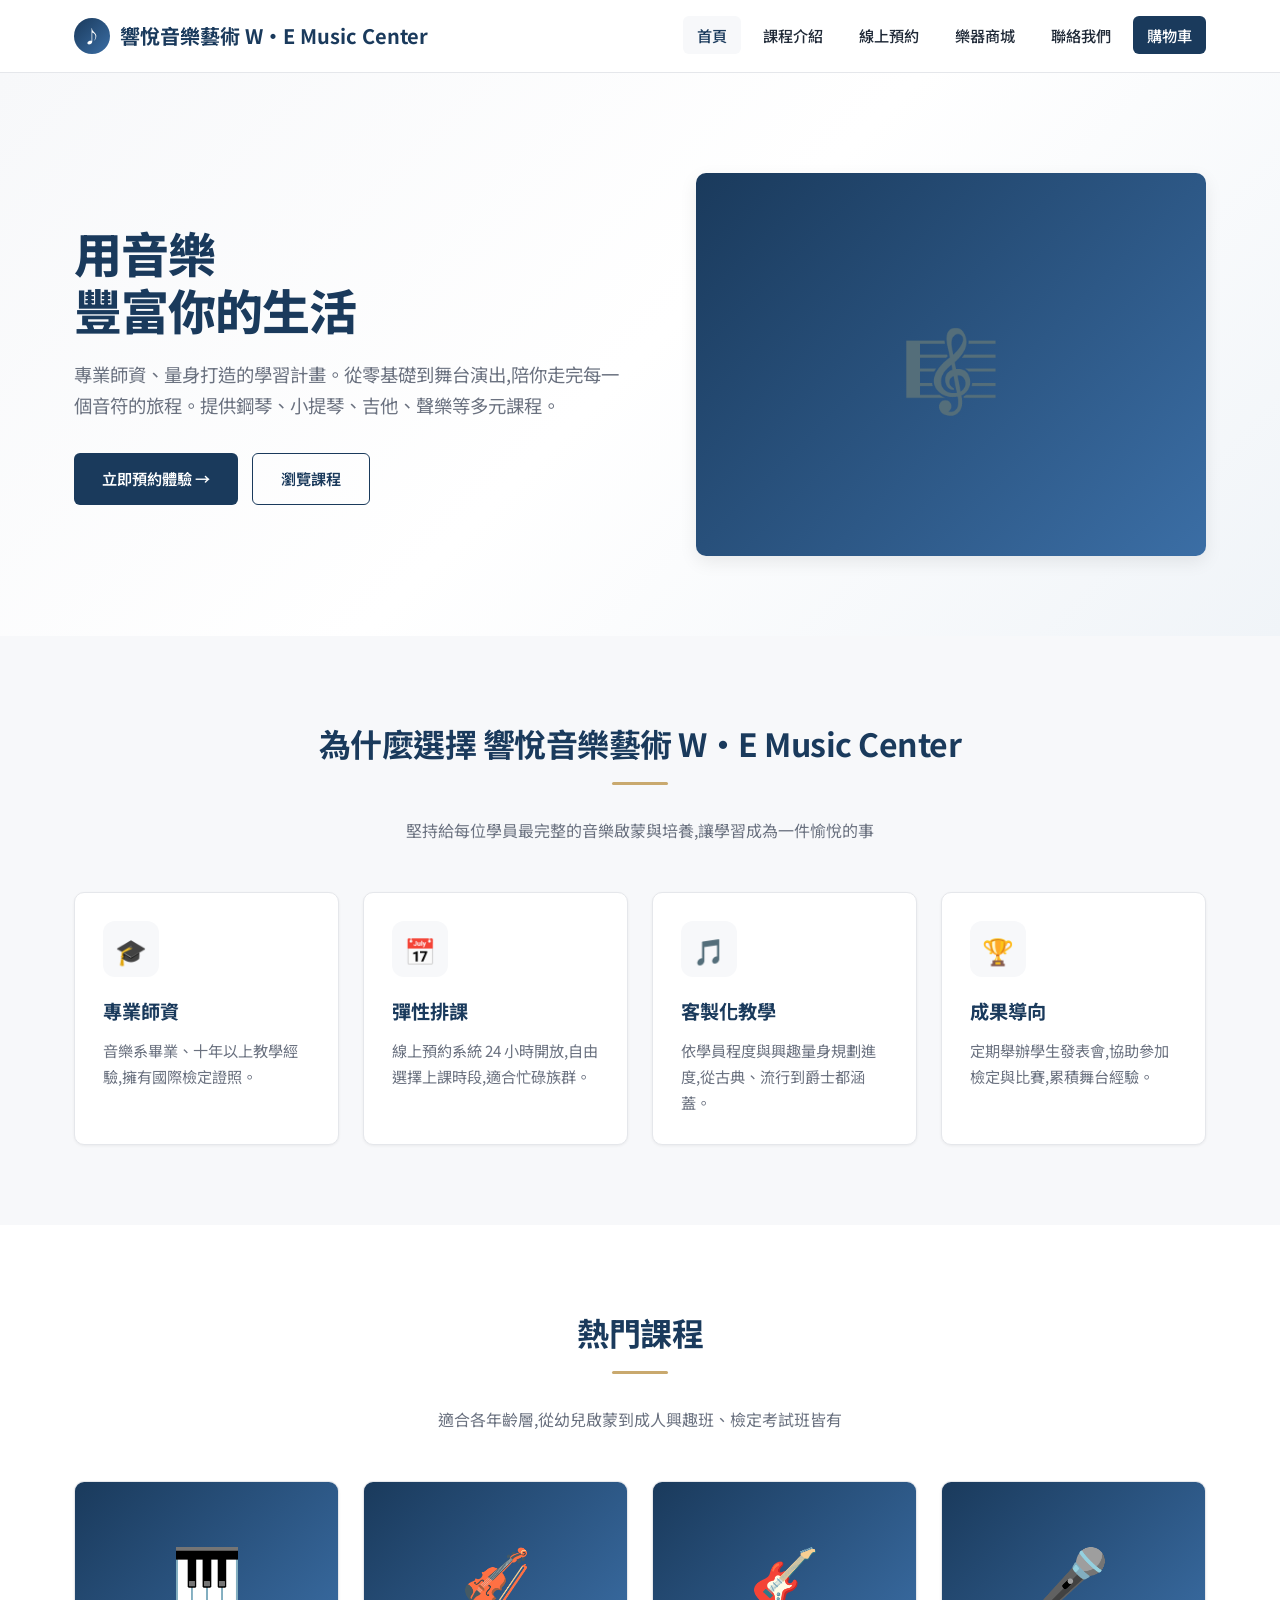
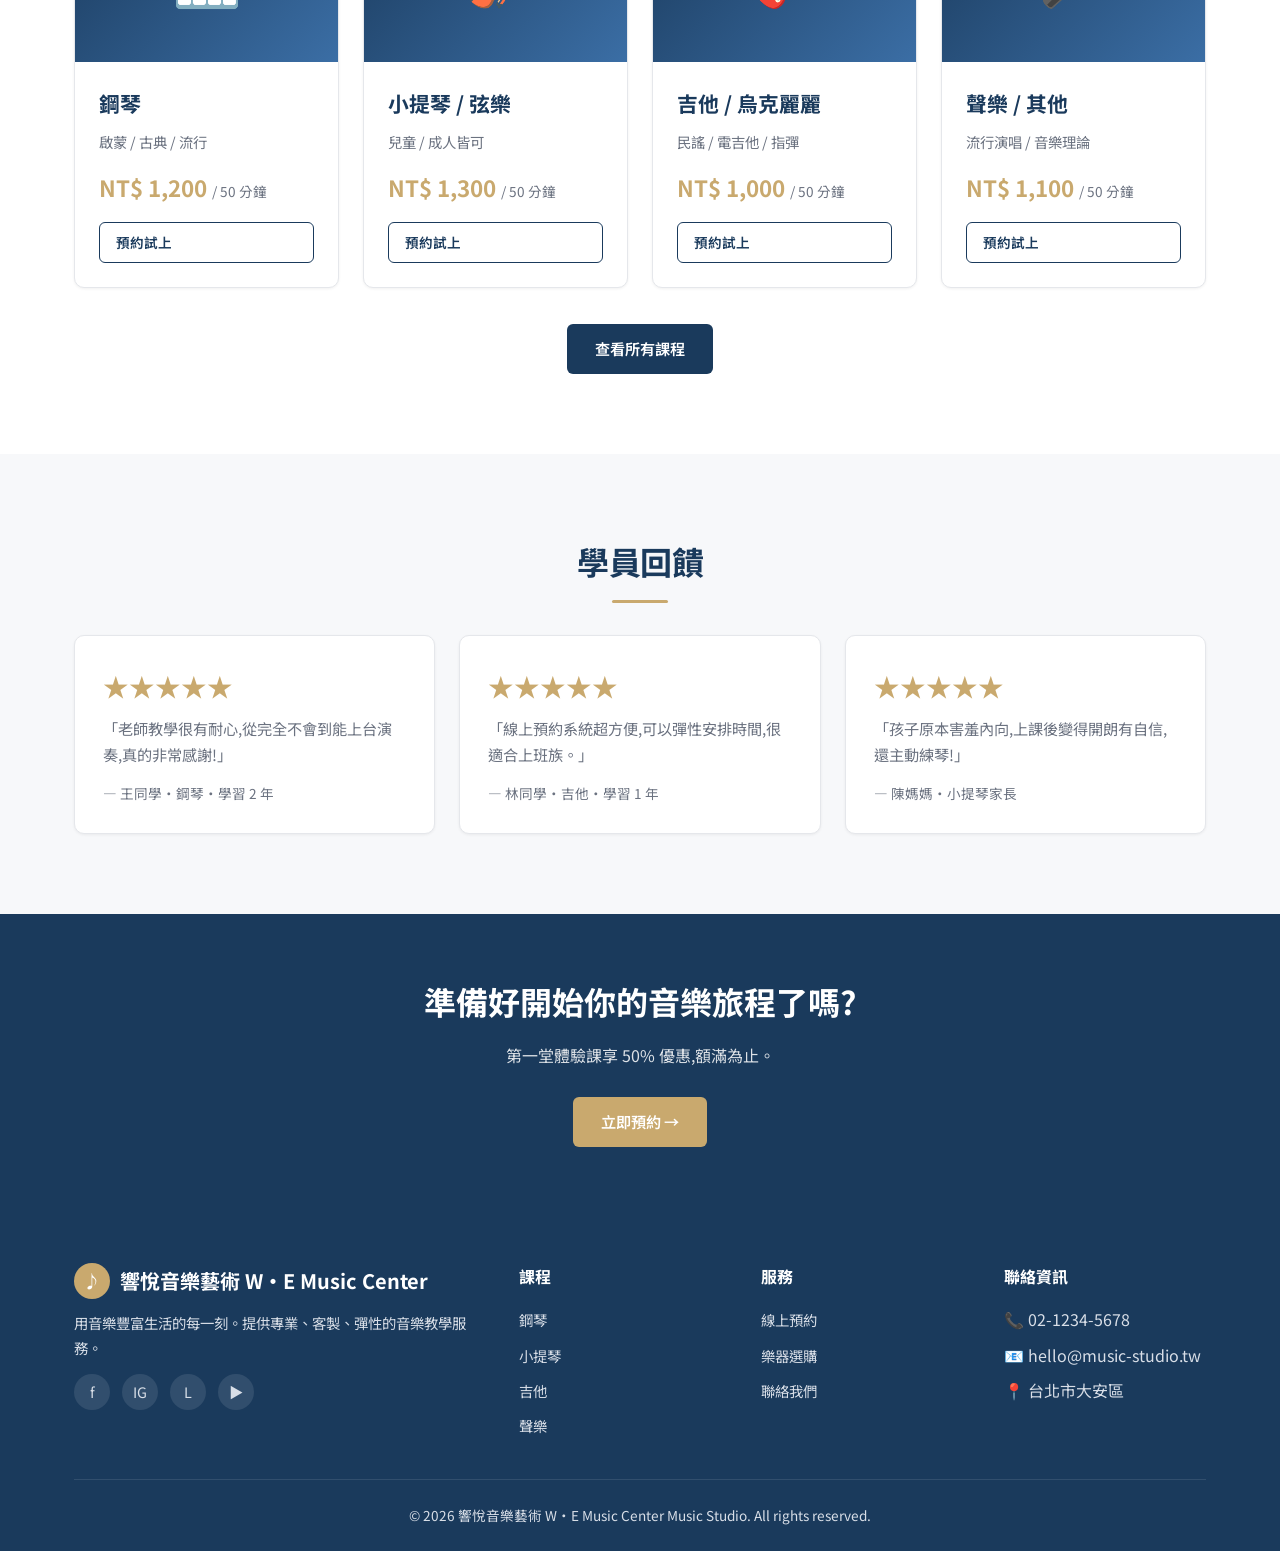
<file: index.html>
<!DOCTYPE html>
<html lang="zh-Hant">
<head>
<meta charset="UTF-8">
<meta name="viewport" content="width=device-width, initial-scale=1.0">
<title>響悅音樂藝術 W•E Music Center | 專業音樂教學</title>
<meta name="description" content="CN 音樂森林 提供鋼琴、小提琴、吉他、聲樂等一對一專業課程,線上預約、樂器選購一站式服務。">
<link rel="preconnect" href="https://fonts.googleapis.com">
<link rel="preconnect" href="https://fonts.gstatic.com" crossorigin>
<link href="https://fonts.googleapis.com/css2?family=Noto+Sans+TC:wght@400;500;600;700;800&display=swap" rel="stylesheet">
<link rel="stylesheet" href="assets/css/styles.css">
</head>
<body>

<!-- ===== Navbar ===== -->
<nav class="navbar">
  <div class="nav-inner">
    <a href="index.html" class="brand">
      <span class="brand-icon">♪</span>
      <span>響悅音樂藝術 W•E Music Center</span>
    </a>
    <button class="menu-toggle" aria-label="選單">☰</button>
    <ul class="nav-links">
      <li><a href="index.html">首頁</a></li>
      <li><a href="courses.html">課程介紹</a></li>
      <li><a href="schedule.html">線上預約</a></li>
      <li><a href="shop.html">樂器商城</a></li>
      <li><a href="contact.html">聯絡我們</a></li>
      <li><a href="checkout.html" class="cart-btn">購物車<span class="cart-count">0</span></a></li>
    </ul>
  </div>
</nav>

<!-- ===== Hero ===== -->
<section class="hero">
  <div class="container hero-inner">
    <div>
      <h1>用音樂<br>豐富你的生活</h1>
      <p>專業師資、量身打造的學習計畫。從零基礎到舞台演出,陪你走完每一個音符的旅程。提供鋼琴、小提琴、吉他、聲樂等多元課程。</p>
      <div class="hero-actions">
        <a href="schedule.html" class="btn btn-primary">立即預約體驗 →</a>
        <a href="courses.html" class="btn btn-outline">瀏覽課程</a>
      </div>
    </div>
    <div class="hero-img">🎼</div>
  </div>
</section>

<!-- ===== 特色 ===== -->
<section style="background: var(--bg-soft);">
  <div class="container">
    <h2 class="section-title">為什麼選擇 響悅音樂藝術 W•E Music Center</h2>
    <div class="divider"></div>
    <p class="section-sub">堅持給每位學員最完整的音樂啟蒙與培養,讓學習成為一件愉悅的事</p>
    <div class="grid grid-4">
      <div class="card">
        <div class="card-icon">🎓</div>
        <h3>專業師資</h3>
        <p>音樂系畢業、十年以上教學經驗,擁有國際檢定證照。</p>
      </div>
      <div class="card">
        <div class="card-icon">📅</div>
        <h3>彈性排課</h3>
        <p>線上預約系統 24 小時開放,自由選擇上課時段,適合忙碌族群。</p>
      </div>
      <div class="card">
        <div class="card-icon">🎵</div>
        <h3>客製化教學</h3>
        <p>依學員程度與興趣量身規劃進度,從古典、流行到爵士都涵蓋。</p>
      </div>
      <div class="card">
        <div class="card-icon">🏆</div>
        <h3>成果導向</h3>
        <p>定期舉辦學生發表會,協助參加檢定與比賽,累積舞台經驗。</p>
      </div>
    </div>
  </div>
</section>

<!-- ===== 熱門課程 ===== -->
<section>
  <div class="container">
    <h2 class="section-title">熱門課程</h2>
    <div class="divider"></div>
    <p class="section-sub">適合各年齡層,從幼兒啟蒙到成人興趣班、檢定考試班皆有</p>
    <div class="grid grid-4">
      <div class="course-card">
        <div class="course-banner">🎹</div>
        <div class="course-body">
          <h3>鋼琴</h3>
          <p class="course-meta">啟蒙 / 古典 / 流行</p>
          <div class="course-price">NT$ 1,200 <small>/ 50 分鐘</small></div>
          <a href="schedule.html" class="btn btn-outline btn-sm">預約試上</a>
        </div>
      </div>
      <div class="course-card">
        <div class="course-banner">🎻</div>
        <div class="course-body">
          <h3>小提琴 / 弦樂</h3>
          <p class="course-meta">兒童 / 成人皆可</p>
          <div class="course-price">NT$ 1,300 <small>/ 50 分鐘</small></div>
          <a href="schedule.html" class="btn btn-outline btn-sm">預約試上</a>
        </div>
      </div>
      <div class="course-card">
        <div class="course-banner">🎸</div>
        <div class="course-body">
          <h3>吉他 / 烏克麗麗</h3>
          <p class="course-meta">民謠 / 電吉他 / 指彈</p>
          <div class="course-price">NT$ 1,000 <small>/ 50 分鐘</small></div>
          <a href="schedule.html" class="btn btn-outline btn-sm">預約試上</a>
        </div>
      </div>
      <div class="course-card">
        <div class="course-banner">🎤</div>
        <div class="course-body">
          <h3>聲樂 / 其他</h3>
          <p class="course-meta">流行演唱 / 音樂理論</p>
          <div class="course-price">NT$ 1,100 <small>/ 50 分鐘</small></div>
          <a href="schedule.html" class="btn btn-outline btn-sm">預約試上</a>
        </div>
      </div>
    </div>
    <div style="text-align:center; margin-top: 36px;">
      <a href="courses.html" class="btn btn-primary">查看所有課程</a>
    </div>
  </div>
</section>

<!-- ===== 學員見證 ===== -->
<section style="background: var(--bg-soft);">
  <div class="container">
    <h2 class="section-title">學員回饋</h2>
    <div class="divider"></div>
    <div class="grid grid-3">
      <div class="card">
        <p style="font-size:1.6rem; color: var(--accent); margin-bottom:8px;">★★★★★</p>
        <p>「老師教學很有耐心,從完全不會到能上台演奏,真的非常感謝!」</p>
        <p style="margin-top:14px; color: var(--text-soft); font-size:.85rem;">— 王同學・鋼琴・學習 2 年</p>
      </div>
      <div class="card">
        <p style="font-size:1.6rem; color: var(--accent); margin-bottom:8px;">★★★★★</p>
        <p>「線上預約系統超方便,可以彈性安排時間,很適合上班族。」</p>
        <p style="margin-top:14px; color: var(--text-soft); font-size:.85rem;">— 林同學・吉他・學習 1 年</p>
      </div>
      <div class="card">
        <p style="font-size:1.6rem; color: var(--accent); margin-bottom:8px;">★★★★★</p>
        <p>「孩子原本害羞內向,上課後變得開朗有自信,還主動練琴!」</p>
        <p style="margin-top:14px; color: var(--text-soft); font-size:.85rem;">— 陳媽媽・小提琴家長</p>
      </div>
    </div>
  </div>
</section>

<!-- ===== CTA ===== -->
<section style="background: var(--primary); color: #fff; padding: 60px 0;">
  <div class="container" style="text-align:center;">
    <h2 style="font-size: 2rem; margin-bottom: 14px;">準備好開始你的音樂旅程了嗎?</h2>
    <p style="opacity:.85; max-width:540px; margin: 0 auto 28px;">第一堂體驗課享 50% 優惠,額滿為止。</p>
    <a href="schedule.html" class="btn" style="background:var(--accent); color:#fff;">立即預約 →</a>
  </div>
</section>

<!-- ===== Footer ===== -->
<footer>
  <div class="container">
    <div class="footer-grid">
      <div>
        <div class="brand" style="color:#fff; margin-bottom:12px;">
          <span class="brand-icon" style="background: var(--accent);">♪</span>
          <span>響悅音樂藝術 W•E Music Center</span>
        </div>
        <p style="font-size:.9rem;">用音樂豐富生活的每一刻。提供專業、客製、彈性的音樂教學服務。</p>
        <div class="social">
          <a href="#" aria-label="Facebook">f</a>
          <a href="#" aria-label="Instagram">IG</a>
          <a href="#" aria-label="Line">L</a>
          <a href="#" aria-label="YouTube">▶</a>
        </div>
      </div>
      <div>
        <h4>課程</h4>
        <ul>
          <li><a href="courses.html">鋼琴</a></li>
          <li><a href="courses.html">小提琴</a></li>
          <li><a href="courses.html">吉他</a></li>
          <li><a href="courses.html">聲樂</a></li>
        </ul>
      </div>
      <div>
        <h4>服務</h4>
        <ul>
          <li><a href="schedule.html">線上預約</a></li>
          <li><a href="shop.html">樂器選購</a></li>
          <li><a href="contact.html">聯絡我們</a></li>
        </ul>
      </div>
      <div>
        <h4>聯絡資訊</h4>
        <ul>
          <li>📞 02-1234-5678</li>
          <li>📧 hello@music-studio.tw</li>
          <li>📍 台北市大安區</li>
        </ul>
      </div>
    </div>
    <div class="copyright">© 2026 響悅音樂藝術 W•E Music Center Music Studio. All rights reserved.</div>
  </div>
</footer>

<script src="assets/js/main.js"></script>
</body>
</html>
</file>
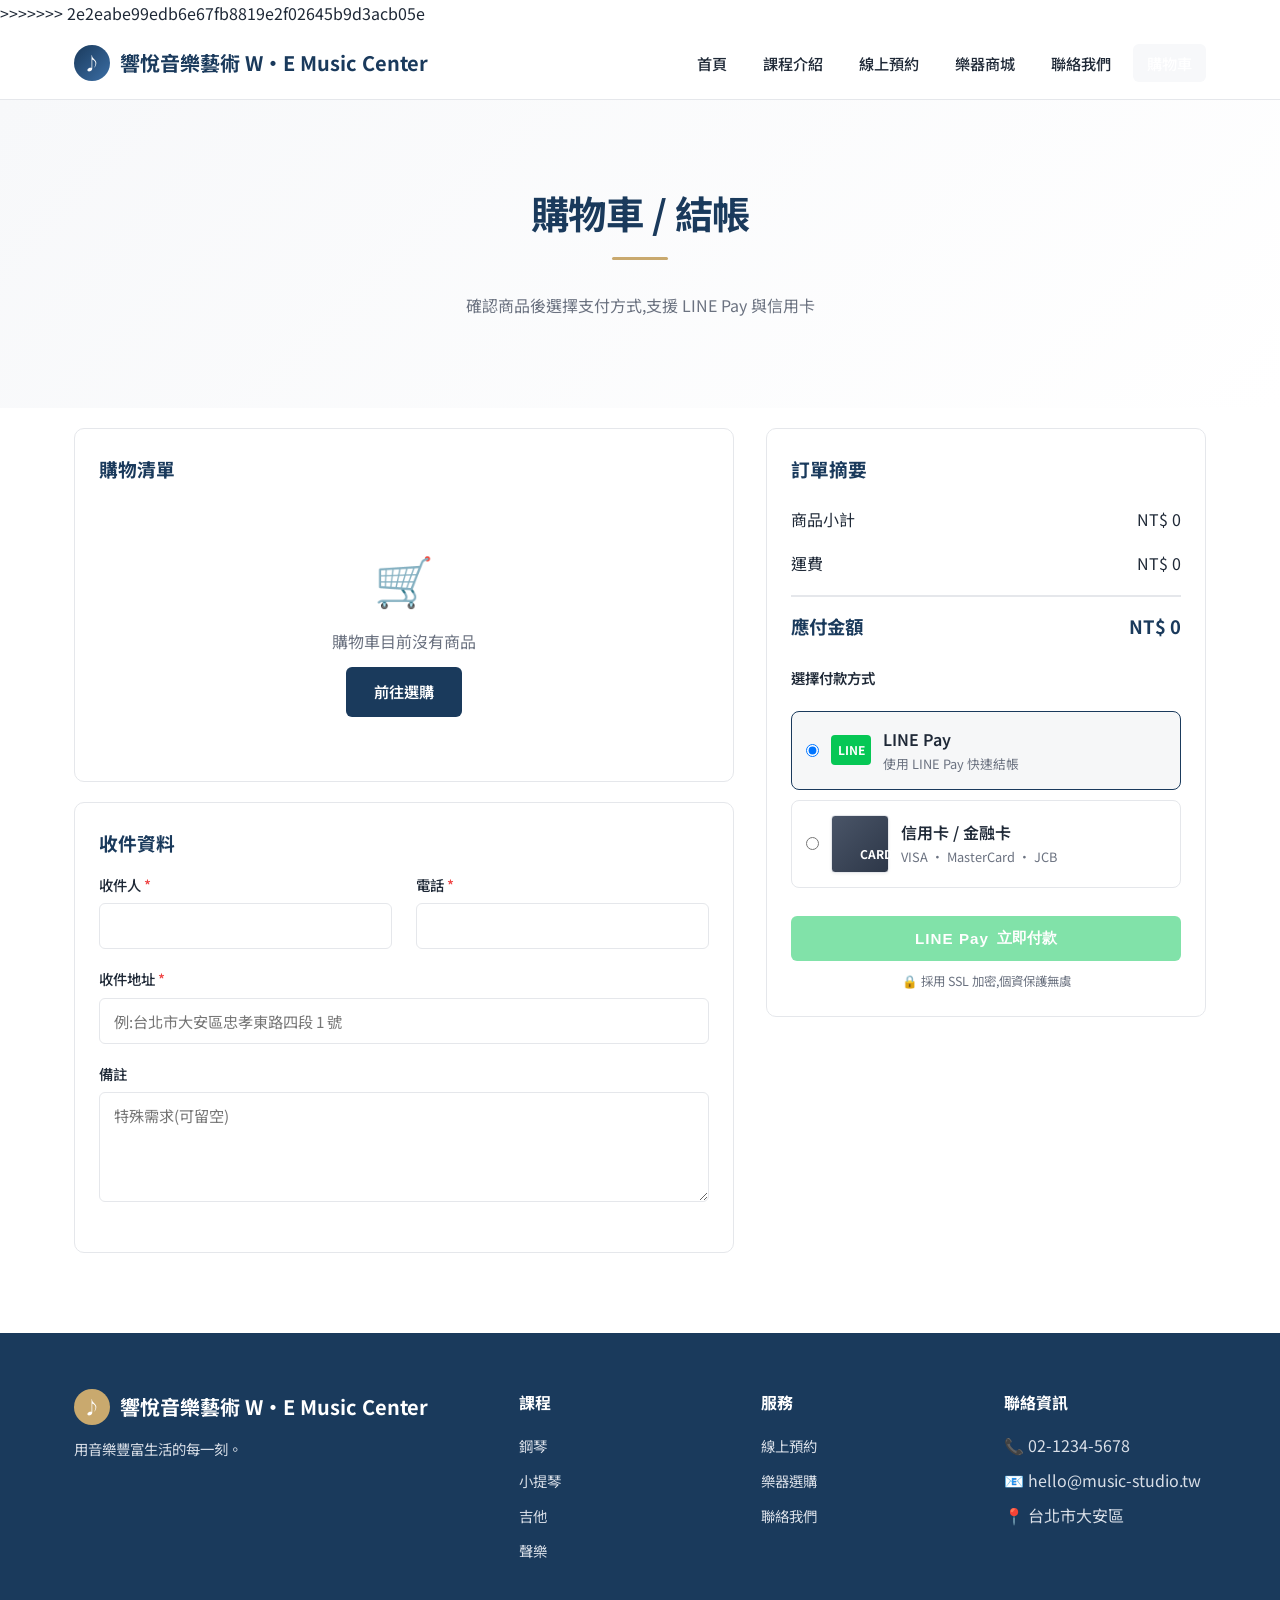
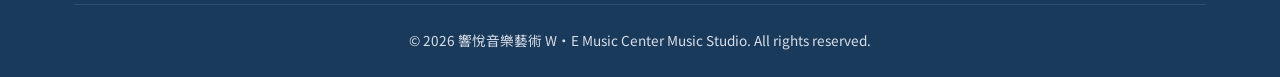
<file: checkout.html>
<!DOCTYPE html>
<html lang="zh-Hant">
<head>
<meta charset="UTF-8">
<meta name="viewport" content="width=device-width, initial-scale=1.0">
<title>購物車 / 結帳 | 響悅音樂藝術 W•E Music Center</title>
>>>>>>> 2e2eabe99edb6e67fb8819e2f02645b9d3acb05e
<link rel="preconnect" href="https://fonts.googleapis.com">
<link rel="preconnect" href="https://fonts.gstatic.com" crossorigin>
<link href="https://fonts.googleapis.com/css2?family=Noto+Sans+TC:wght@400;500;600;700;800&display=swap" rel="stylesheet">
<link rel="stylesheet" href="assets/css/styles.css">
</head>
<body>

<nav class="navbar">
  <div class="nav-inner">
    <a href="index.html" class="brand"><span class="brand-icon">♪</span><span>響悅音樂藝術 W•E Music Center</span></a>
    <button class="menu-toggle" aria-label="選單">☰</button>
    <ul class="nav-links">
      <li><a href="index.html">首頁</a></li>
      <li><a href="courses.html">課程介紹</a></li>
      <li><a href="schedule.html">線上預約</a></li>
      <li><a href="shop.html">樂器商城</a></li>
      <li><a href="contact.html">聯絡我們</a></li>
      <li><a href="checkout.html" class="cart-btn">購物車<span class="cart-count">0</span></a></li>
    </ul>
  </div>
</nav>

<section style="background: linear-gradient(135deg,#f7f8fa,#fff); padding: 80px 0 40px;">
  <div class="container" style="text-align:center;">
    <h1 class="section-title" style="font-size:2.4rem;">購物車 / 結帳</h1>
    <div class="divider"></div>
    <p class="section-sub">確認商品後選擇支付方式,支援 LINE Pay 與信用卡</p>
  </div>
</section>

<section style="padding-top: 20px;">
  <div class="container">
    <div class="checkout-wrap">

      <!-- 左:購物車 + 收件資料 -->
      <div>
        <div class="cart-list">
          <h3 style="color: var(--primary); margin-bottom: 14px;">購物清單</h3>
          <div id="cartItems"></div>
        </div>

        <div class="cart-list" style="margin-top: 20px;">
          <h3 style="color: var(--primary); margin-bottom: 14px;">收件資料</h3>
          <form id="orderForm" novalidate>
            <div class="grid grid-2">
              <div class="form-group">
                <label>收件人 <span style="color: var(--danger);">*</span></label>
                <input type="text" class="form-control" name="name" required>
              </div>
              <div class="form-group">
                <label>電話 <span style="color: var(--danger);">*</span></label>
                <input type="tel" class="form-control" name="phone" required>
              </div>
            </div>
            <div class="form-group">
              <label>收件地址 <span style="color: var(--danger);">*</span></label>
              <input type="text" class="form-control" name="address" required placeholder="例:台北市大安區忠孝東路四段 1 號">
            </div>
            <div class="form-group">
              <label>備註</label>
              <textarea class="form-control" name="note" placeholder="特殊需求(可留空)"></textarea>
            </div>
          </form>
        </div>
      </div>

      <!-- 右:訂單摘要 + 支付 -->
      <div class="summary">
        <h3>訂單摘要</h3>
        <div class="summary-row"><span>商品小計</span><span id="subtotal">NT$ 0</span></div>
        <div class="summary-row"><span>運費</span><span id="shipping">NT$ 0</span></div>
        <div class="summary-row" id="discountRow" style="display:none;"><span>會員折扣 (-10%)</span><span id="discount">NT$ 0</span></div>
        <div class="summary-total"><span>應付金額</span><span id="total">NT$ 0</span></div>

        <p style="font-weight: 600; margin-top: 8px; margin-bottom: 8px; color: var(--text); font-size: .9rem;">選擇付款方式</p>
        <div class="payment-methods">
          <label class="pay-option selected">
            <input type="radio" name="pay" value="linepay" checked>
            <div class="pay-icon line">LINE</div>
            <div>
              <div style="font-weight: 600;">LINE Pay</div>
              <div style="font-size: .8rem; color: var(--text-soft);">使用 LINE Pay 快速結帳</div>
            </div>
          </label>
          <label class="pay-option">
            <input type="radio" name="pay" value="card">
            <div class="pay-icon card">CARD</div>
            <div>
              <div style="font-weight: 600;">信用卡 / 金融卡</div>
              <div style="font-size: .8rem; color: var(--text-soft);">VISA · MasterCard · JCB</div>
            </div>
          </label>
        </div>

        <button id="payBtn" class="btn btn-line btn-block" style="margin-top: 14px;">
          <span style="font-weight: 800; letter-spacing: 1px;">LINE Pay</span> 立即付款
        </button>
        <p style="font-size: .78rem; color: var(--text-soft); text-align:center; margin-top: 10px;">
          🔒 採用 SSL 加密,個資保護無虞
        </p>
      </div>
    </div>
  </div>
</section>

<!-- 信用卡輸入 Modal -->
<div class="modal-bg" id="cardModal">
  <div class="modal" style="text-align: left; max-width: 440px;">
    <h2 style="text-align:center; margin-bottom: 6px;">信用卡付款</h2>
    <p style="text-align:center; color: var(--text-soft); margin-bottom: 18px; font-size: .9rem;">請填寫信用卡資料完成付款</p>
    <form id="cardForm" novalidate>
      <div class="form-group">
        <label>卡號</label>
        <input type="text" class="form-control" name="cardno" placeholder="0000 0000 0000 0000" maxlength="19" required>
      </div>
      <div class="grid grid-2">
        <div class="form-group">
          <label>有效期限</label>
          <input type="text" class="form-control" name="exp" placeholder="MM/YY" maxlength="5" required>
        </div>
        <div class="form-group">
          <label>安全碼 CVC</label>
          <input type="text" class="form-control" name="cvc" placeholder="123" maxlength="4" required>
        </div>
      </div>
      <div class="form-group">
        <label>持卡人姓名</label>
        <input type="text" class="form-control" name="cardname" required>
      </div>
      <button type="submit" class="btn btn-primary btn-block">確認付款 <span id="cardTotal"></span></button>
      <button type="button" class="btn btn-outline btn-block" id="cancelCard" style="margin-top: 8px;">取消</button>
    </form>
  </div>
</div>

<!-- LINE Pay 模擬 Modal -->
<div class="modal-bg" id="lineModal">
  <div class="modal">
    <div class="modal-icon" style="color: var(--line-green);">📱</div>
    <h2>導向 LINE Pay</h2>
    <p style="color: var(--text-soft); margin-bottom: 18px;">請開啟手機 LINE App 掃描下方 QR Code 完成付款</p>
    <div style="background:#fff; border:2px solid var(--line-green); border-radius: 12px; padding: 16px; display: inline-block; margin-bottom: 18px;">
      <div id="qrcode" style="width: 180px; height: 180px; background:
        repeating-conic-gradient(#000 0% 25%, #fff 0% 50%) 0 / 18px 18px;
        position: relative; overflow: hidden;">
        <div style="position:absolute; inset: 30%; background:#fff; display:grid; place-items:center; font-weight:800; color: var(--line-green);">LINE<br>Pay</div>
      </div>
    </div>
    <p style="font-size: .9rem; color: var(--text-soft); margin-bottom: 18px;">應付金額:<strong style="color: var(--primary);" id="lineTotal"></strong></p>
    <button class="btn btn-line btn-block" id="lineSimulatePay">模擬完成付款 (測試用)</button>
    <button class="btn btn-outline btn-block" id="cancelLine" style="margin-top: 8px;">取消</button>
    <p style="font-size: .75rem; color: var(--text-soft); margin-top: 14px;">
      ※ 正式環境需串接 LINE Pay Online API,此處為前端示範流程
    </p>
  </div>
</div>

<!-- 付款成功 Modal -->
<div class="modal-bg" id="successModal">
  <div class="modal">
    <div class="modal-icon">✅</div>
    <h2>付款成功!</h2>
    <p style="color: var(--text-soft); margin-bottom: 18px;">感謝您的訂購!訂單編號:<strong id="orderNo">--</strong></p>
    <p style="color: var(--text-soft); font-size: .9rem; margin-bottom: 18px;">我們將盡快出貨,並以 Email/簡訊通知您。</p>
    <a href="index.html" class="btn btn-primary">回首頁</a>
    <a href="shop.html" class="btn btn-outline" style="margin-left: 8px;">繼續購物</a>
  </div>
</div>

<footer>
  <div class="container">
    <div class="footer-grid">
      <div>
        <div class="brand" style="color:#fff; margin-bottom:12px;">
          <span class="brand-icon" style="background: var(--accent);">♪</span>
          <span>響悅音樂藝術 W•E Music Center</span>
        </div>
        <p style="font-size:.9rem;">用音樂豐富生活的每一刻。</p>
      </div>
      <div><h4>課程</h4><ul><li><a href="courses.html">鋼琴</a></li><li><a href="courses.html">小提琴</a></li><li><a href="courses.html">吉他</a></li><li><a href="courses.html">聲樂</a></li></ul></div>
      <div><h4>服務</h4><ul><li><a href="schedule.html">線上預約</a></li><li><a href="shop.html">樂器選購</a></li><li><a href="contact.html">聯絡我們</a></li></ul></div>
      <div><h4>聯絡資訊</h4><ul><li>📞 02-1234-5678</li><li>📧 hello@music-studio.tw</li><li>📍 台北市大安區</li></ul></div>
    </div>
    <div class="copyright">© 2026 響悅音樂藝術 W•E Music Center Music Studio. All rights reserved.</div>
  </div>
</footer>

<script src="assets/js/main.js"></script>
<script>
const cartItems = document.getElementById('cartItems');
const subtotalEl = document.getElementById('subtotal');
const shippingEl = document.getElementById('shipping');
const totalEl = document.getElementById('total');
const payBtn = document.getElementById('payBtn');

function fmt(n) { return 'NT$ ' + n.toLocaleString(); }

function renderCart() {
  const items = window.MT.getCart();
  cartItems.innerHTML = '';
  if (items.length === 0) {
    cartItems.innerHTML = `
      <div class="cart-empty">
        <div style="font-size: 3rem; margin-bottom: 8px;">🛒</div>
        <p>購物車目前沒有商品</p>
        <a href="shop.html" class="btn btn-primary" style="margin-top: 12px;">前往選購</a>
      </div>`;
    updateSummary();
    return;
  }
  items.forEach(it => {
    const row = document.createElement('div');
    row.className = 'cart-item';
    row.innerHTML = `
      <div class="cart-item-img">${it.icon || '🎵'}</div>
      <div>
        <div style="font-weight: 600;">${it.name}</div>
        <div style="color: var(--text-soft); font-size: .85rem;">單價 ${fmt(it.price)}</div>
      </div>
      <div class="qty-control">
        <button data-act="dec" data-id="${it.id}">−</button>
        <span>${it.qty}</span>
        <button data-act="inc" data-id="${it.id}">+</button>
      </div>
      <div style="text-align:right;">
        <div style="font-weight: 700; color: var(--accent);">${fmt(it.price * it.qty)}</div>
        <button data-act="del" data-id="${it.id}" style="background:none; border:0; color: var(--danger); cursor:pointer; font-size: .85rem; margin-top: 4px;">移除</button>
      </div>`;
    cartItems.appendChild(row);
  });
  updateSummary();
}

cartItems.addEventListener('click', e => {
  const btn = e.target.closest('button[data-act]');
  if (!btn) return;
  const id = btn.dataset.id;
  if (btn.dataset.act === 'inc') window.MT.updateQty(id, 1);
  else if (btn.dataset.act === 'dec') window.MT.updateQty(id, -1);
  else if (btn.dataset.act === 'del') window.MT.removeFromCart(id);
});

function updateSummary() {
  const items = window.MT.getCart();
  const sub = items.reduce((s, i) => s + i.price * i.qty, 0);
  const ship = sub === 0 ? 0 : (sub >= 2000 ? 0 : 120);
  const total = sub + ship;
  subtotalEl.textContent = fmt(sub);
  shippingEl.textContent = ship === 0 && sub > 0 ? '免運' : fmt(ship);
  totalEl.textContent = fmt(total);
  document.getElementById('cardTotal').textContent = total > 0 ? `(${fmt(total)})` : '';
  document.getElementById('lineTotal').textContent = fmt(total);
  payBtn.disabled = items.length === 0;
  payBtn.style.opacity = items.length === 0 ? .5 : 1;
}

document.addEventListener('cart:change', renderCart);
renderCart();

/* 切換支付方式 UI */
document.querySelectorAll('input[name="pay"]').forEach(r => {
  r.addEventListener('change', () => {
    document.querySelectorAll('.pay-option').forEach(o => o.classList.remove('selected'));
    r.closest('.pay-option').classList.add('selected');
    if (r.value === 'linepay') {
      payBtn.className = 'btn btn-line btn-block';
      payBtn.innerHTML = `<span style="font-weight: 800; letter-spacing: 1px;">LINE Pay</span> 立即付款`;
    } else {
      payBtn.className = 'btn btn-primary btn-block';
      payBtn.innerHTML = `💳 信用卡付款`;
    }
  });
});

/* 付款流程 */
payBtn.addEventListener('click', () => {
  const items = window.MT.getCart();
  if (items.length === 0) { window.MT.showToast('購物車是空的', 'danger'); return; }
  const form = document.getElementById('orderForm');
  const fd = new FormData(form);
  if (!fd.get('name')?.toString().trim() || !fd.get('phone')?.toString().trim() || !fd.get('address')?.toString().trim()) {
    window.MT.showToast('請完整填寫收件資料', 'danger');
    form.scrollIntoView({ behavior: 'smooth' });
    return;
  }
  const method = document.querySelector('input[name="pay"]:checked').value;
  if (method === 'linepay') {
    document.getElementById('lineModal').classList.add('show');
  } else {
    document.getElementById('cardModal').classList.add('show');
  }
});

/* LINE Pay 模擬完成 */
document.getElementById('lineSimulatePay').addEventListener('click', () => {
  document.getElementById('lineModal').classList.remove('show');
  completePayment();
});
document.getElementById('cancelLine').addEventListener('click', () => {
  document.getElementById('lineModal').classList.remove('show');
});

/* 信用卡表單 */
document.getElementById('cardForm').addEventListener('submit', e => {
  e.preventDefault();
  const cardno = e.target.cardno.value.replace(/\s/g, '');
  if (cardno.length < 13 || cardno.length > 19) { window.MT.showToast('卡號格式錯誤', 'danger'); return; }
  if (!/^\d{2}\/\d{2}$/.test(e.target.exp.value)) { window.MT.showToast('期限格式 MM/YY', 'danger'); return; }
  if (!/^\d{3,4}$/.test(e.target.cvc.value)) { window.MT.showToast('安全碼格式錯誤', 'danger'); return; }
  document.getElementById('cardModal').classList.remove('show');
  e.target.reset();
  completePayment();
});
document.getElementById('cancelCard').addEventListener('click', () => {
  document.getElementById('cardModal').classList.remove('show');
});

/* 卡號自動加空格 */
document.querySelector('input[name="cardno"]').addEventListener('input', e => {
  let v = e.target.value.replace(/\D/g, '').slice(0, 16);
  e.target.value = v.replace(/(\d{4})(?=\d)/g, '$1 ');
});
document.querySelector('input[name="exp"]').addEventListener('input', e => {
  let v = e.target.value.replace(/\D/g, '').slice(0, 4);
  if (v.length >= 3) v = v.slice(0, 2) + '/' + v.slice(2);
  e.target.value = v;
});

function completePayment() {
  const orderNo = 'MT' + Date.now().toString().slice(-8);
  document.getElementById('orderNo').textContent = orderNo;
  window.MT.clearCart();
  document.getElementById('successModal').classList.add('show');
}
</script>
</body>
</html>
</file>
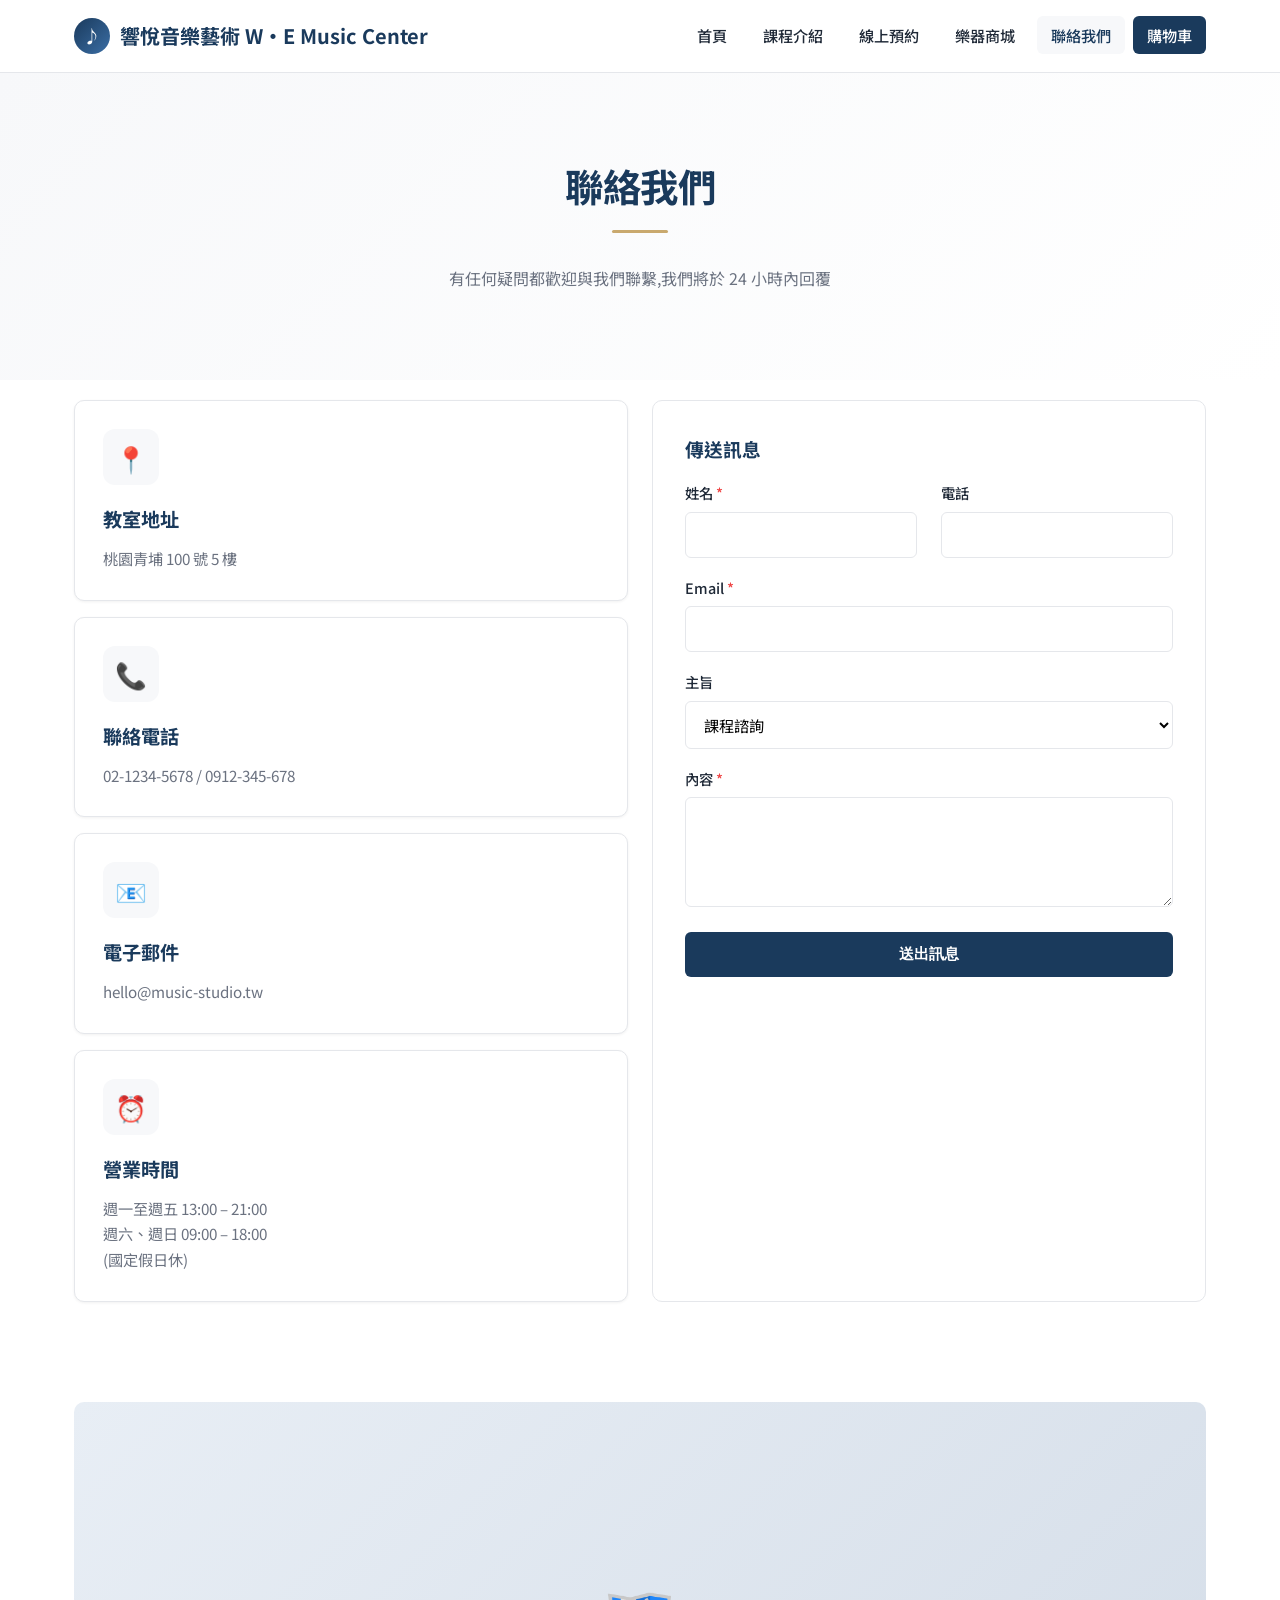
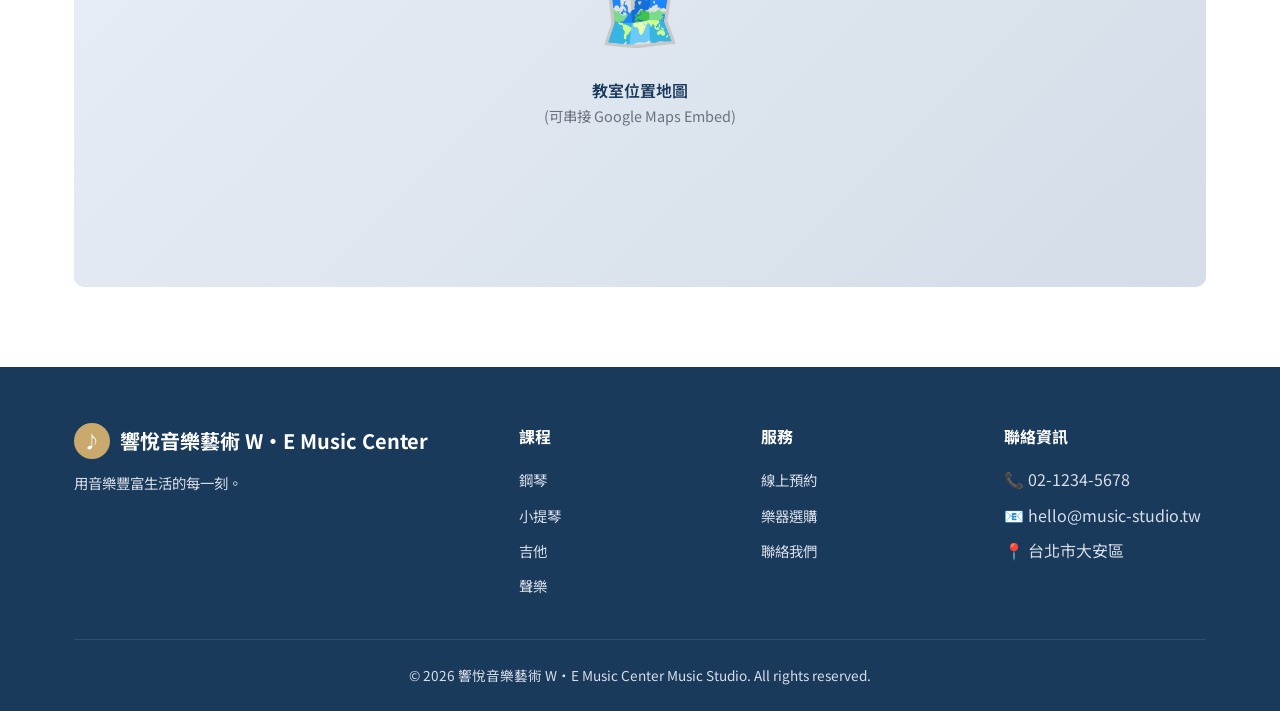
<file: contact.html>
<!DOCTYPE html>
<html lang="zh-Hant">
<head>
<meta charset="UTF-8">
<meta name="viewport" content="width=device-width, initial-scale=1.0">
<title>聯絡我們 | 響悅音樂藝術 W•E Music Center</title>
<link rel="preconnect" href="https://fonts.googleapis.com">
<link rel="preconnect" href="https://fonts.gstatic.com" crossorigin>
<link href="https://fonts.googleapis.com/css2?family=Noto+Sans+TC:wght@400;500;600;700;800&display=swap" rel="stylesheet">
<link rel="stylesheet" href="assets/css/styles.css">
</head>
<body>

<nav class="navbar">
  <div class="nav-inner">
    <a href="index.html" class="brand"><span class="brand-icon">♪</span><span>響悅音樂藝術 W•E Music Center</span></a>
    <button class="menu-toggle" aria-label="選單">☰</button>
    <ul class="nav-links">
      <li><a href="index.html">首頁</a></li>
      <li><a href="courses.html">課程介紹</a></li>
      <li><a href="schedule.html">線上預約</a></li>
      <li><a href="shop.html">樂器商城</a></li>
      <li><a href="contact.html">聯絡我們</a></li>
      <li><a href="checkout.html" class="cart-btn">購物車<span class="cart-count">0</span></a></li>
    </ul>
  </div>
</nav>

<section style="background: linear-gradient(135deg,#f7f8fa,#fff); padding: 80px 0 40px;">
  <div class="container" style="text-align:center;">
    <h1 class="section-title" style="font-size:2.4rem;">聯絡我們</h1>
    <div class="divider"></div>
    <p class="section-sub">有任何疑問都歡迎與我們聯繫,我們將於 24 小時內回覆</p>
  </div>
</section>

<section style="padding-top: 20px;">
  <div class="container">
    <div class="grid grid-2">
      <!-- 聯絡資訊 -->
      <div>
        <div class="card" style="margin-bottom: 16px;">
          <div class="card-icon">📍</div>
          <h3>教室地址</h3>
          <p>桃園青埔 100 號 5 樓</p>
        </div>
        <div class="card" style="margin-bottom: 16px;">
          <div class="card-icon">📞</div>
          <h3>聯絡電話</h3>
          <p>02-1234-5678 / 0912-345-678</p>
        </div>
        <div class="card" style="margin-bottom: 16px;">
          <div class="card-icon">📧</div>
          <h3>電子郵件</h3>
          <p>hello@music-studio.tw</p>
        </div>
        <div class="card">
          <div class="card-icon">⏰</div>
          <h3>營業時間</h3>
          <p>週一至週五 13:00 – 21:00<br>週六、週日 09:00 – 18:00<br>(國定假日休)</p>
        </div>
      </div>

      <!-- 表單 -->
      <div style="background: #fff; border: 1px solid var(--border); border-radius: var(--radius); padding: 32px;">
        <h3 style="color: var(--primary); margin-bottom: 16px;">傳送訊息</h3>
        <form id="contactForm" novalidate>
          <div class="grid grid-2">
            <div class="form-group">
              <label>姓名 <span style="color: var(--danger);">*</span></label>
              <input type="text" class="form-control" name="name" required>
            </div>
            <div class="form-group">
              <label>電話</label>
              <input type="tel" class="form-control" name="phone">
            </div>
          </div>
          <div class="form-group">
            <label>Email <span style="color: var(--danger);">*</span></label>
            <input type="email" class="form-control" name="email" required>
          </div>
          <div class="form-group">
            <label>主旨</label>
            <select class="form-control" name="topic">
              <option>課程諮詢</option>
              <option>樂器選購</option>
              <option>合作邀約</option>
              <option>其他</option>
            </select>
          </div>
          <div class="form-group">
            <label>內容 <span style="color: var(--danger);">*</span></label>
            <textarea class="form-control" name="msg" required></textarea>
          </div>
          <button type="submit" class="btn btn-primary btn-block">送出訊息</button>
        </form>
      </div>
    </div>
  </div>
</section>

<!-- 地圖區 (示意) -->
<section style="padding-top: 20px;">
  <div class="container">
    <div style="background: linear-gradient(135deg, #e8eef5, #d4dde8); border-radius: var(--radius); aspect-ratio: 21/9; display: grid; place-items: center; color: var(--primary);">
      <div style="text-align:center;">
        <div style="font-size: 4rem;">🗺️</div>
        <p style="font-weight: 600; margin-top: 8px;">教室位置地圖</p>
        <p style="color: var(--text-soft); font-size: .9rem;">(可串接 Google Maps Embed)</p>
      </div>
    </div>
  </div>
</section>

<!-- 訊息成功 Modal -->
<div class="modal-bg" id="contactModal">
  <div class="modal">
    <div class="modal-icon">📨</div>
    <h2>訊息已送出</h2>
    <p style="color: var(--text-soft); margin-bottom: 18px;">感謝您的來信,我們將盡快回覆。</p>
    <button class="btn btn-primary" onclick="document.getElementById('contactModal').classList.remove('show')">確定</button>
  </div>
</div>

<footer>
  <div class="container">
    <div class="footer-grid">
      <div>
        <div class="brand" style="color:#fff; margin-bottom:12px;">
          <span class="brand-icon" style="background: var(--accent);">♪</span>
          <span>響悅音樂藝術 W•E Music Center</span>
        </div>
        <p style="font-size:.9rem;">用音樂豐富生活的每一刻。</p>
      </div>
      <div><h4>課程</h4><ul><li><a href="courses.html">鋼琴</a></li><li><a href="courses.html">小提琴</a></li><li><a href="courses.html">吉他</a></li><li><a href="courses.html">聲樂</a></li></ul></div>
      <div><h4>服務</h4><ul><li><a href="schedule.html">線上預約</a></li><li><a href="shop.html">樂器選購</a></li><li><a href="contact.html">聯絡我們</a></li></ul></div>
      <div><h4>聯絡資訊</h4><ul><li>📞 02-1234-5678</li><li>📧 hello@music-studio.tw</li><li>📍 台北市大安區</li></ul></div>
    </div>
    <div class="copyright">© 2026 響悅音樂藝術 W•E Music Center Music Studio. All rights reserved.</div>
  </div>
</footer>

<script src="assets/js/main.js"></script>
<script>
document.getElementById('contactForm').addEventListener('submit', e => {
  e.preventDefault();
  const fd = new FormData(e.target);
  if (!fd.get('name')?.toString().trim() || !fd.get('email')?.toString().trim() || !fd.get('msg')?.toString().trim()) {
    window.MT.showToast('請填寫必填欄位', 'danger');
    return;
  }
  document.getElementById('contactModal').classList.add('show');
  e.target.reset();
});
</script>
</body>
</html>
</file>
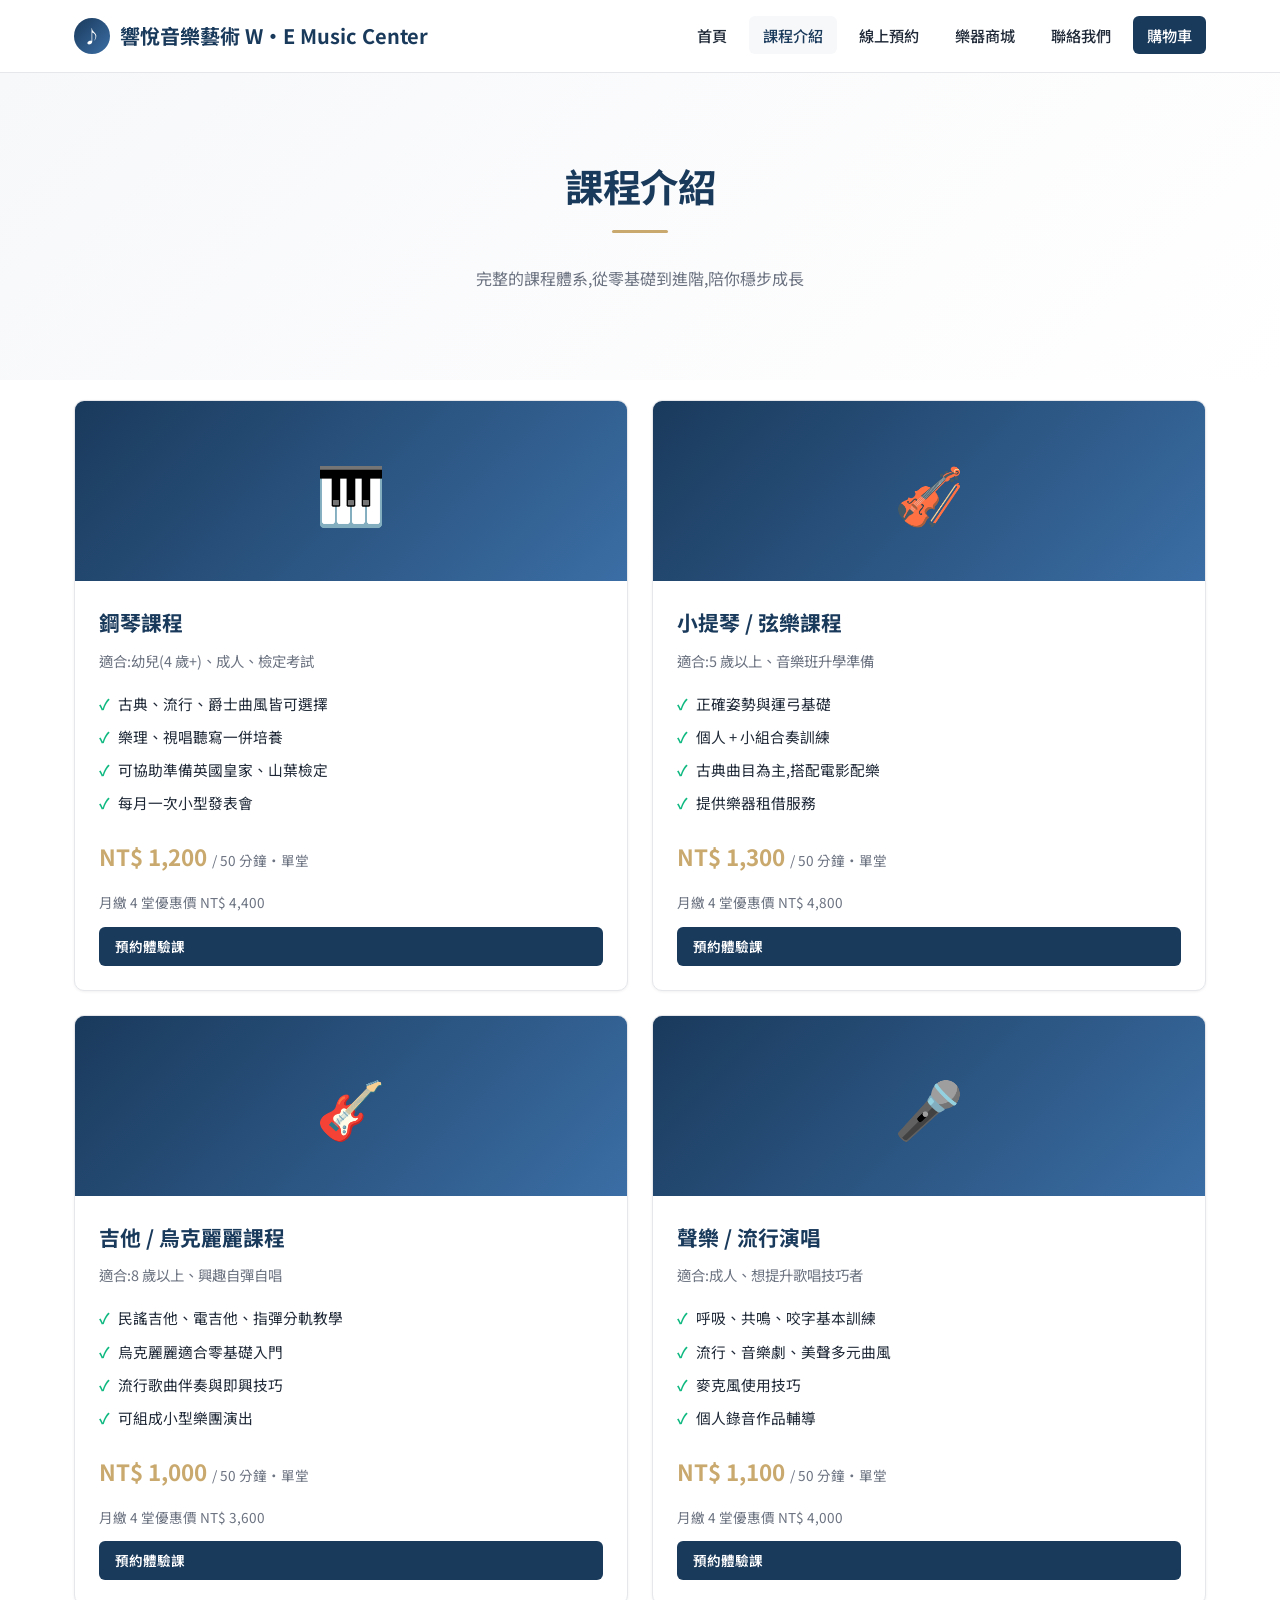
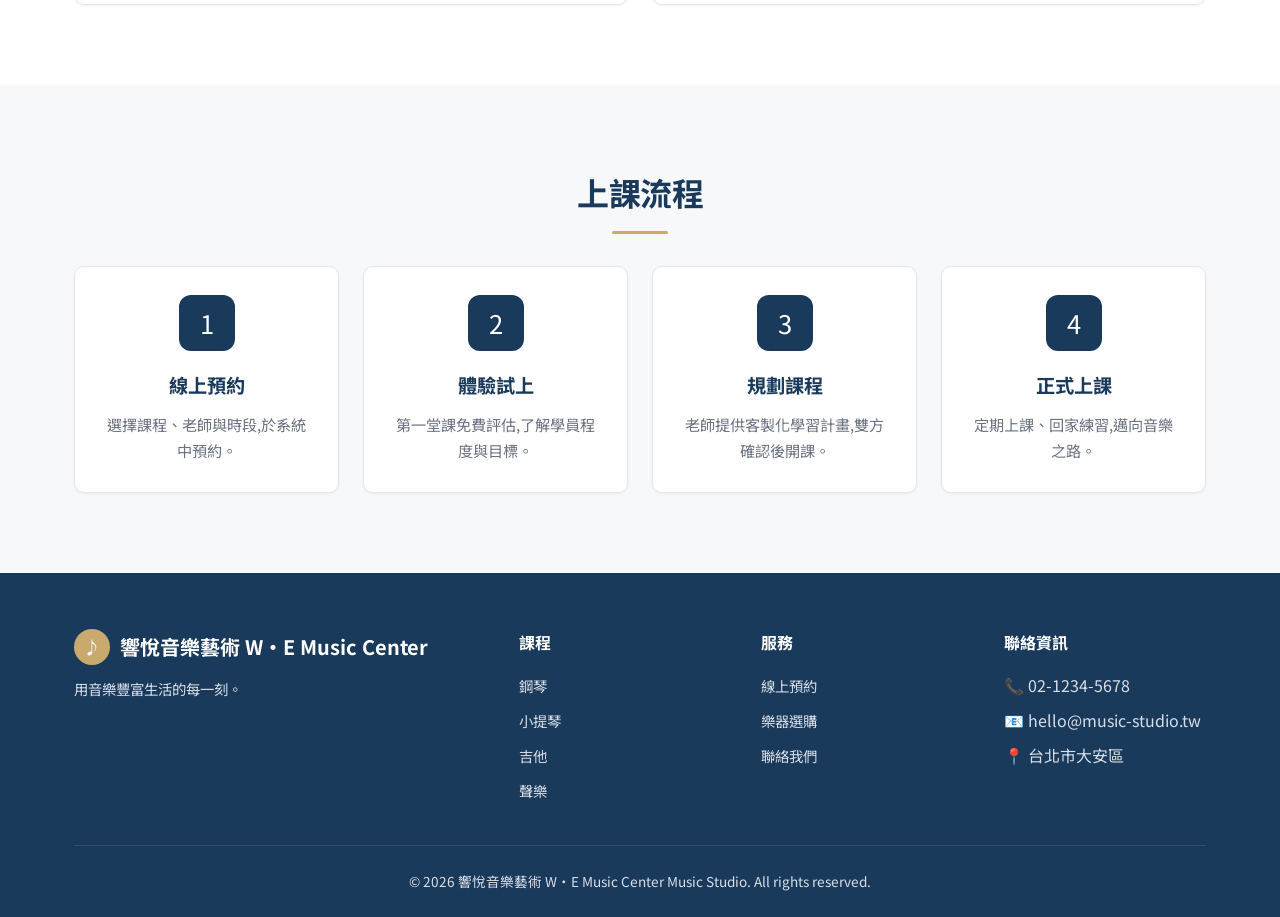
<file: courses.html>
<!DOCTYPE html>
<html lang="zh-Hant">
<head>
<meta charset="UTF-8">
<meta name="viewport" content="width=device-width, initial-scale=1.0">
<title>課程介紹 | 響悅音樂藝術 W•E Music Center</title>
<link rel="preconnect" href="https://fonts.googleapis.com">
<link rel="preconnect" href="https://fonts.gstatic.com" crossorigin>
<link href="https://fonts.googleapis.com/css2?family=Noto+Sans+TC:wght@400;500;600;700;800&display=swap" rel="stylesheet">
<link rel="stylesheet" href="assets/css/styles.css">
</head>
<body>

<nav class="navbar">
  <div class="nav-inner">
    <a href="index.html" class="brand"><span class="brand-icon">♪</span><span>響悅音樂藝術 W•E Music Center</span></a>
    <button class="menu-toggle" aria-label="選單">☰</button>
    <ul class="nav-links">
      <li><a href="index.html">首頁</a></li>
      <li><a href="courses.html">課程介紹</a></li>
      <li><a href="schedule.html">線上預約</a></li>
      <li><a href="shop.html">樂器商城</a></li>
      <li><a href="contact.html">聯絡我們</a></li>
      <li><a href="checkout.html" class="cart-btn">購物車<span class="cart-count">0</span></a></li>
    </ul>
  </div>
</nav>

<section style="background: linear-gradient(135deg,#f7f8fa,#fff); padding: 80px 0 40px;">
  <div class="container" style="text-align:center;">
    <h1 class="section-title" style="font-size:2.4rem;">課程介紹</h1>
    <div class="divider"></div>
    <p class="section-sub">完整的課程體系,從零基礎到進階,陪你穩步成長</p>
  </div>
</section>

<section style="padding-top: 20px;">
  <div class="container">
    <div class="grid grid-2">

      <div class="course-card">
        <div class="course-banner">🎹</div>
        <div class="course-body">
          <h3>鋼琴課程</h3>
          <p class="course-meta">適合:幼兒(4 歲+)、成人、檢定考試</p>
          <ul class="course-features">
            <li>古典、流行、爵士曲風皆可選擇</li>
            <li>樂理、視唱聽寫一併培養</li>
            <li>可協助準備英國皇家、山葉檢定</li>
            <li>每月一次小型發表會</li>
          </ul>
          <div class="course-price">NT$ 1,200 <small>/ 50 分鐘・單堂</small></div>
          <p style="color: var(--text-soft); font-size: .85rem; margin-bottom: 12px;">月繳 4 堂優惠價 NT$ 4,400</p>
          <a href="schedule.html" class="btn btn-primary btn-sm">預約體驗課</a>
        </div>
      </div>

      <div class="course-card">
        <div class="course-banner">🎻</div>
        <div class="course-body">
          <h3>小提琴 / 弦樂課程</h3>
          <p class="course-meta">適合:5 歲以上、音樂班升學準備</p>
          <ul class="course-features">
            <li>正確姿勢與運弓基礎</li>
            <li>個人 + 小組合奏訓練</li>
            <li>古典曲目為主,搭配電影配樂</li>
            <li>提供樂器租借服務</li>
          </ul>
          <div class="course-price">NT$ 1,300 <small>/ 50 分鐘・單堂</small></div>
          <p style="color: var(--text-soft); font-size: .85rem; margin-bottom: 12px;">月繳 4 堂優惠價 NT$ 4,800</p>
          <a href="schedule.html" class="btn btn-primary btn-sm">預約體驗課</a>
        </div>
      </div>

      <div class="course-card">
        <div class="course-banner">🎸</div>
        <div class="course-body">
          <h3>吉他 / 烏克麗麗課程</h3>
          <p class="course-meta">適合:8 歲以上、興趣自彈自唱</p>
          <ul class="course-features">
            <li>民謠吉他、電吉他、指彈分軌教學</li>
            <li>烏克麗麗適合零基礎入門</li>
            <li>流行歌曲伴奏與即興技巧</li>
            <li>可組成小型樂團演出</li>
          </ul>
          <div class="course-price">NT$ 1,000 <small>/ 50 分鐘・單堂</small></div>
          <p style="color: var(--text-soft); font-size: .85rem; margin-bottom: 12px;">月繳 4 堂優惠價 NT$ 3,600</p>
          <a href="schedule.html" class="btn btn-primary btn-sm">預約體驗課</a>
        </div>
      </div>

      <div class="course-card">
        <div class="course-banner">🎤</div>
        <div class="course-body">
          <h3>聲樂 / 流行演唱</h3>
          <p class="course-meta">適合:成人、想提升歌唱技巧者</p>
          <ul class="course-features">
            <li>呼吸、共鳴、咬字基本訓練</li>
            <li>流行、音樂劇、美聲多元曲風</li>
            <li>麥克風使用技巧</li>
            <li>個人錄音作品輔導</li>
          </ul>
          <div class="course-price">NT$ 1,100 <small>/ 50 分鐘・單堂</small></div>
          <p style="color: var(--text-soft); font-size: .85rem; margin-bottom: 12px;">月繳 4 堂優惠價 NT$ 4,000</p>
          <a href="schedule.html" class="btn btn-primary btn-sm">預約體驗課</a>
        </div>
      </div>

    </div>
  </div>
</section>

<!-- 上課流程 -->
<section style="background: var(--bg-soft);">
  <div class="container">
    <h2 class="section-title">上課流程</h2>
    <div class="divider"></div>
    <div class="grid grid-4">
      <div class="card" style="text-align:center;">
        <div class="card-icon" style="margin: 0 auto 18px; background: var(--primary); color: #fff;">1</div>
        <h3>線上預約</h3>
        <p>選擇課程、老師與時段,於系統中預約。</p>
      </div>
      <div class="card" style="text-align:center;">
        <div class="card-icon" style="margin: 0 auto 18px; background: var(--primary); color: #fff;">2</div>
        <h3>體驗試上</h3>
        <p>第一堂課免費評估,了解學員程度與目標。</p>
      </div>
      <div class="card" style="text-align:center;">
        <div class="card-icon" style="margin: 0 auto 18px; background: var(--primary); color: #fff;">3</div>
        <h3>規劃課程</h3>
        <p>老師提供客製化學習計畫,雙方確認後開課。</p>
      </div>
      <div class="card" style="text-align:center;">
        <div class="card-icon" style="margin: 0 auto 18px; background: var(--primary); color: #fff;">4</div>
        <h3>正式上課</h3>
        <p>定期上課、回家練習,邁向音樂之路。</p>
      </div>
    </div>
  </div>
</section>

<footer>
  <div class="container">
    <div class="footer-grid">
      <div>
        <div class="brand" style="color:#fff; margin-bottom:12px;">
          <span class="brand-icon" style="background: var(--accent);">♪</span>
          <span>響悅音樂藝術 W•E Music Center</span>
        </div>
        <p style="font-size:.9rem;">用音樂豐富生活的每一刻。</p>
      </div>
      <div>
        <h4>課程</h4>
        <ul>
          <li><a href="courses.html">鋼琴</a></li>
          <li><a href="courses.html">小提琴</a></li>
          <li><a href="courses.html">吉他</a></li>
          <li><a href="courses.html">聲樂</a></li>
        </ul>
      </div>
      <div>
        <h4>服務</h4>
        <ul>
          <li><a href="schedule.html">線上預約</a></li>
          <li><a href="shop.html">樂器選購</a></li>
          <li><a href="contact.html">聯絡我們</a></li>
        </ul>
      </div>
      <div>
        <h4>聯絡資訊</h4>
        <ul>
          <li>📞 02-1234-5678</li>
          <li>📧 hello@music-studio.tw</li>
          <li>📍 台北市大安區</li>
        </ul>
      </div>
    </div>
    <div class="copyright">© 2026 響悅音樂藝術 W•E Music Center Music Studio. All rights reserved.</div>
  </div>
</footer>

<script src="assets/js/main.js"></script>
</body>
</html>
</file>
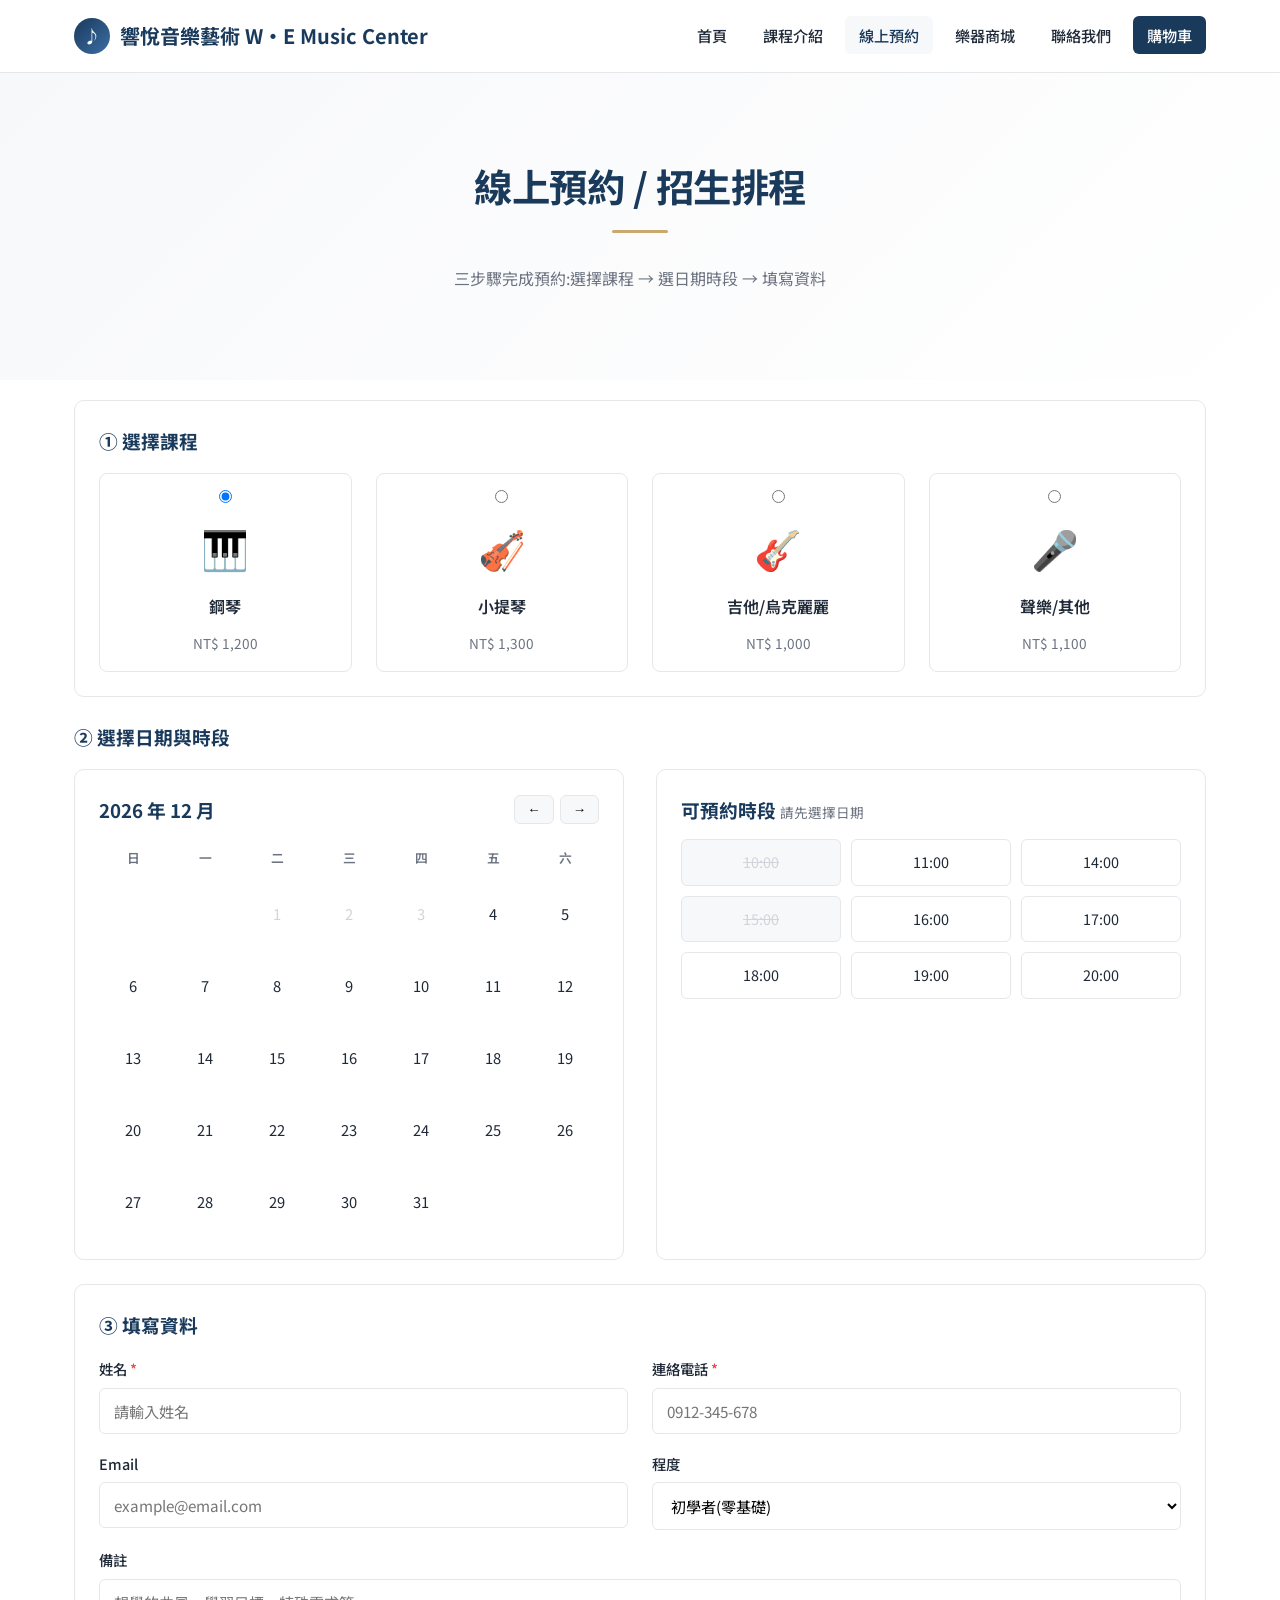
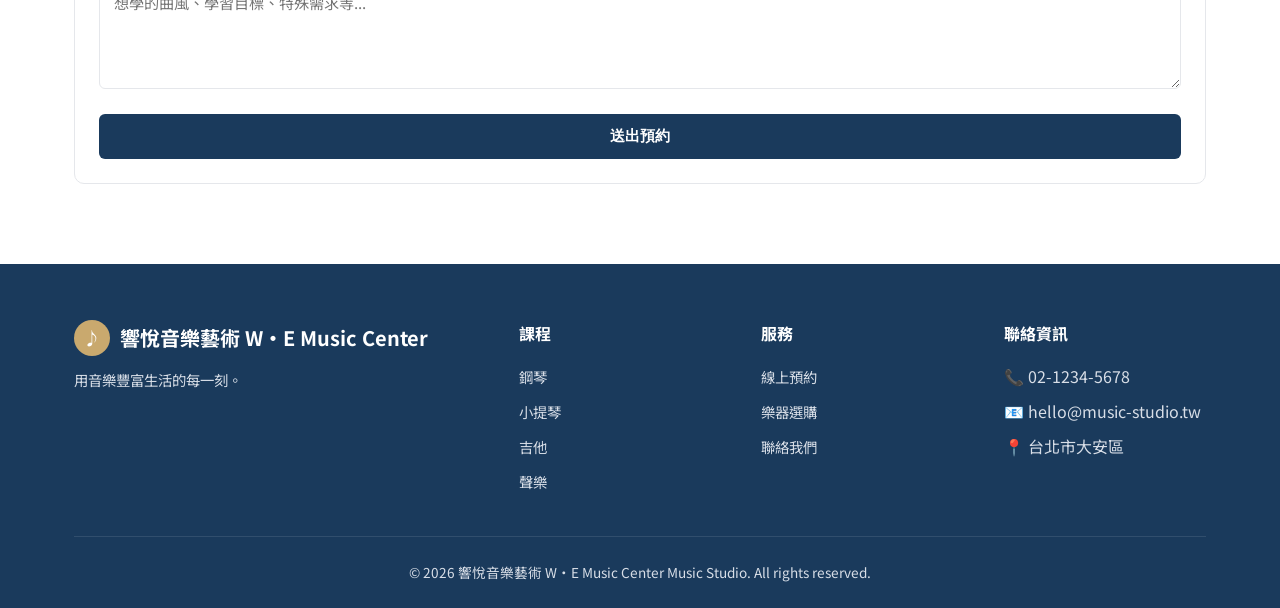
<file: schedule.html>
<!DOCTYPE html>
<html lang="zh-Hant">
<head>
<meta charset="UTF-8">
<meta name="viewport" content="width=device-width, initial-scale=1.0">
<title>線上預約 | 響悅音樂藝術 W•E Music Center</title>
<link rel="preconnect" href="https://fonts.googleapis.com">
<link rel="preconnect" href="https://fonts.gstatic.com" crossorigin>
<link href="https://fonts.googleapis.com/css2?family=Noto+Sans+TC:wght@400;500;600;700;800&display=swap" rel="stylesheet">
<link rel="stylesheet" href="assets/css/styles.css">
</head>
<body>

<nav class="navbar">
  <div class="nav-inner">
    <a href="index.html" class="brand"><span class="brand-icon">♪</span><span>響悅音樂藝術 W•E Music Center</span></a>
    <button class="menu-toggle" aria-label="選單">☰</button>
    <ul class="nav-links">
      <li><a href="index.html">首頁</a></li>
      <li><a href="courses.html">課程介紹</a></li>
      <li><a href="schedule.html">線上預約</a></li>
      <li><a href="shop.html">樂器商城</a></li>
      <li><a href="contact.html">聯絡我們</a></li>
      <li><a href="checkout.html" class="cart-btn">購物車<span class="cart-count">0</span></a></li>
    </ul>
  </div>
</nav>

<section style="background: linear-gradient(135deg,#f7f8fa,#fff); padding: 80px 0 40px;">
  <div class="container" style="text-align:center;">
    <h1 class="section-title" style="font-size:2.4rem;">線上預約 / 招生排程</h1>
    <div class="divider"></div>
    <p class="section-sub">三步驟完成預約:選擇課程 → 選日期時段 → 填寫資料</p>
  </div>
</section>

<section style="padding-top: 20px;">
  <div class="container">

    <!-- Step 1: 選擇課程 -->
    <div style="background:#fff; border:1px solid var(--border); border-radius: var(--radius); padding: 24px; margin-bottom: 24px;">
      <h3 style="color: var(--primary); margin-bottom: 16px;">① 選擇課程</h3>
      <div class="grid grid-4">
        <label class="pay-option" style="flex-direction: column; text-align:center; padding: 16px;">
          <input type="radio" name="course" value="鋼琴" data-price="1200" checked>
          <div style="font-size: 2.4rem;">🎹</div>
          <div style="font-weight: 600;">鋼琴</div>
          <div style="font-size: .85rem; color: var(--text-soft);">NT$ 1,200</div>
        </label>
        <label class="pay-option" style="flex-direction: column; text-align:center; padding: 16px;">
          <input type="radio" name="course" value="小提琴" data-price="1300">
          <div style="font-size: 2.4rem;">🎻</div>
          <div style="font-weight: 600;">小提琴</div>
          <div style="font-size: .85rem; color: var(--text-soft);">NT$ 1,300</div>
        </label>
        <label class="pay-option" style="flex-direction: column; text-align:center; padding: 16px;">
          <input type="radio" name="course" value="吉他/烏克麗麗" data-price="1000">
          <div style="font-size: 2.4rem;">🎸</div>
          <div style="font-weight: 600;">吉他/烏克麗麗</div>
          <div style="font-size: .85rem; color: var(--text-soft);">NT$ 1,000</div>
        </label>
        <label class="pay-option" style="flex-direction: column; text-align:center; padding: 16px;">
          <input type="radio" name="course" value="聲樂" data-price="1100">
          <div style="font-size: 2.4rem;">🎤</div>
          <div style="font-weight: 600;">聲樂/其他</div>
          <div style="font-size: .85rem; color: var(--text-soft);">NT$ 1,100</div>
        </label>
      </div>
    </div>

    <!-- Step 2: 日曆 + 時段 -->
    <h3 style="color: var(--primary); margin-bottom: 16px;">② 選擇日期與時段</h3>
    <div class="schedule-wrap">
      <div class="calendar">
        <div class="cal-header">
          <h3 id="calMonth">2026 年 5 月</h3>
          <div class="cal-nav">
            <button id="prevMonth">←</button>
            <button id="nextMonth">→</button>
          </div>
        </div>
        <div class="cal-grid" id="calGrid">
          <!-- 由 JS 動態填入 -->
        </div>
      </div>
      <div class="time-slots">
        <h3>可預約時段 <small id="selDate" style="color: var(--text-soft); font-size: .85rem; font-weight: 400;">請先選擇日期</small></h3>
        <div class="slot-grid" id="slotGrid">
          <div class="slot taken">10:00</div>
          <div class="slot">11:00</div>
          <div class="slot">14:00</div>
          <div class="slot taken">15:00</div>
          <div class="slot">16:00</div>
          <div class="slot">17:00</div>
          <div class="slot">18:00</div>
          <div class="slot">19:00</div>
          <div class="slot">20:00</div>
        </div>
      </div>
    </div>

    <!-- Step 3: 學員資料 -->
    <div style="background:#fff; border:1px solid var(--border); border-radius: var(--radius); padding: 24px; margin-top: 24px;">
      <h3 style="color: var(--primary); margin-bottom: 16px;">③ 填寫資料</h3>
      <form id="bookingForm" novalidate>
        <div class="grid grid-2">
          <div class="form-group">
            <label>姓名 <span style="color: var(--danger);">*</span></label>
            <input type="text" class="form-control" name="name" required placeholder="請輸入姓名">
          </div>
          <div class="form-group">
            <label>連絡電話 <span style="color: var(--danger);">*</span></label>
            <input type="tel" class="form-control" name="phone" required placeholder="0912-345-678">
          </div>
        </div>
        <div class="grid grid-2">
          <div class="form-group">
            <label>Email</label>
            <input type="email" class="form-control" name="email" placeholder="example@email.com">
          </div>
          <div class="form-group">
            <label>程度</label>
            <select class="form-control" name="level">
              <option>初學者(零基礎)</option>
              <option>入門(已學過半年內)</option>
              <option>中階(1~3 年經驗)</option>
              <option>進階(3 年以上)</option>
            </select>
          </div>
        </div>
        <div class="form-group">
          <label>備註</label>
          <textarea class="form-control" name="note" placeholder="想學的曲風、學習目標、特殊需求等..."></textarea>
        </div>
        <button type="submit" class="btn btn-primary btn-block">送出預約</button>
      </form>
    </div>
  </div>
</section>

<!-- 預約成功 Modal -->
<div class="modal-bg" id="confirmModal">
  <div class="modal">
    <div class="modal-icon">🎉</div>
    <h2>預約成功!</h2>
    <p style="color: var(--text-soft); margin-bottom: 16px;">我們已收到您的預約申請,將於 24 小時內以電話/Email 與您確認。</p>
    <div id="bookingDetail" style="background: var(--bg-soft); padding: 14px; border-radius: 8px; text-align: left; font-size: .9rem; margin-bottom: 18px;"></div>
    <a href="index.html" class="btn btn-primary">回首頁</a>
  </div>
</div>

<footer>
  <div class="container">
    <div class="footer-grid">
      <div>
        <div class="brand" style="color:#fff; margin-bottom:12px;">
          <span class="brand-icon" style="background: var(--accent);">♪</span>
          <span>響悅音樂藝術 W•E Music Center</span>
        </div>
        <p style="font-size:.9rem;">用音樂豐富生活的每一刻。</p>
      </div>
      <div><h4>課程</h4><ul><li><a href="courses.html">鋼琴</a></li><li><a href="courses.html">小提琴</a></li><li><a href="courses.html">吉他</a></li><li><a href="courses.html">聲樂</a></li></ul></div>
      <div><h4>服務</h4><ul><li><a href="schedule.html">線上預約</a></li><li><a href="shop.html">樂器選購</a></li><li><a href="contact.html">聯絡我們</a></li></ul></div>
      <div><h4>聯絡資訊</h4><ul><li>📞 02-1234-5678</li><li>📧 hello@music-studio.tw</li><li>📍 台北市大安區</li></ul></div>
    </div>
    <div class="copyright">© 2026 響悅音樂藝術 W•E Music Center Music Studio. All rights reserved.</div>
  </div>
</footer>

<script src="assets/js/main.js"></script>
<script>
/* ====== 日曆邏輯 ====== */
const today = new Date();
let viewYear = today.getFullYear();
let viewMonth = today.getMonth(); // 0-11
let selectedDate = null;
let selectedTime = null;

const calMonth = document.getElementById('calMonth');
const calGrid = document.getElementById('calGrid');
const selDate = document.getElementById('selDate');
const slotGrid = document.getElementById('slotGrid');

function renderCalendar() {
  calMonth.textContent = `${viewYear} 年 ${viewMonth + 1} 月`;
  calGrid.innerHTML = '';
  ['日','一','二','三','四','五','六'].forEach(d => {
    const div = document.createElement('div');
    div.className = 'dow'; div.textContent = d;
    calGrid.appendChild(div);
  });
  const firstDay = new Date(viewYear, viewMonth, 1).getDay();
  const lastDate = new Date(viewYear, viewMonth + 1, 0).getDate();
  for (let i = 0; i < firstDay; i++) {
    const e = document.createElement('div');
    e.className = 'cal-day empty';
    calGrid.appendChild(e);
  }
  for (let d = 1; d <= lastDate; d++) {
    const cell = document.createElement('div');
    const cellDate = new Date(viewYear, viewMonth, d);
    const isPast = cellDate < new Date(today.getFullYear(), today.getMonth(), today.getDate());
    cell.className = 'cal-day ' + (isPast ? 'disabled' : 'available');
    cell.textContent = d;
    if (!isPast) {
      cell.addEventListener('click', () => {
        document.querySelectorAll('.cal-day.selected').forEach(x => x.classList.remove('selected'));
        cell.classList.add('selected');
        selectedDate = `${viewYear}/${String(viewMonth+1).padStart(2,'0')}/${String(d).padStart(2,'0')}`;
        selDate.textContent = `(${selectedDate})`;
      });
    }
    calGrid.appendChild(cell);
  }
}
document.getElementById('prevMonth').addEventListener('click', () => {
  viewMonth--; if (viewMonth < 0) { viewMonth = 11; viewYear--; }
  renderCalendar();
});
document.getElementById('nextMonth').addEventListener('click', () => {
  viewMonth++; if (viewMonth > 11) { viewMonth = 0; viewYear++; }
  renderCalendar();
});
renderCalendar();

/* ====== 時段選擇 ====== */
slotGrid.addEventListener('click', e => {
  const slot = e.target.closest('.slot');
  if (!slot || slot.classList.contains('taken')) return;
  document.querySelectorAll('.slot.selected').forEach(s => s.classList.remove('selected'));
  slot.classList.add('selected');
  selectedTime = slot.textContent.trim();
});

/* ====== 表單提交 ====== */
document.getElementById('bookingForm').addEventListener('submit', e => {
  e.preventDefault();
  if (!selectedDate) { window.MT.showToast('請選擇日期', 'danger'); return; }
  if (!selectedTime) { window.MT.showToast('請選擇時段', 'danger'); return; }
  const fd = new FormData(e.target);
  const name = fd.get('name')?.toString().trim();
  const phone = fd.get('phone')?.toString().trim();
  if (!name || !phone) { window.MT.showToast('請填寫姓名與電話', 'danger'); return; }
  const course = document.querySelector('input[name="course"]:checked').value;

  document.getElementById('bookingDetail').innerHTML = `
    <div><strong>課程:</strong>${course}</div>
    <div><strong>日期:</strong>${selectedDate}</div>
    <div><strong>時段:</strong>${selectedTime}</div>
    <div><strong>學員:</strong>${name}(${phone})</div>
  `;
  document.getElementById('confirmModal').classList.add('show');
  e.target.reset();
});
</script>
</body>
</html>
</file>
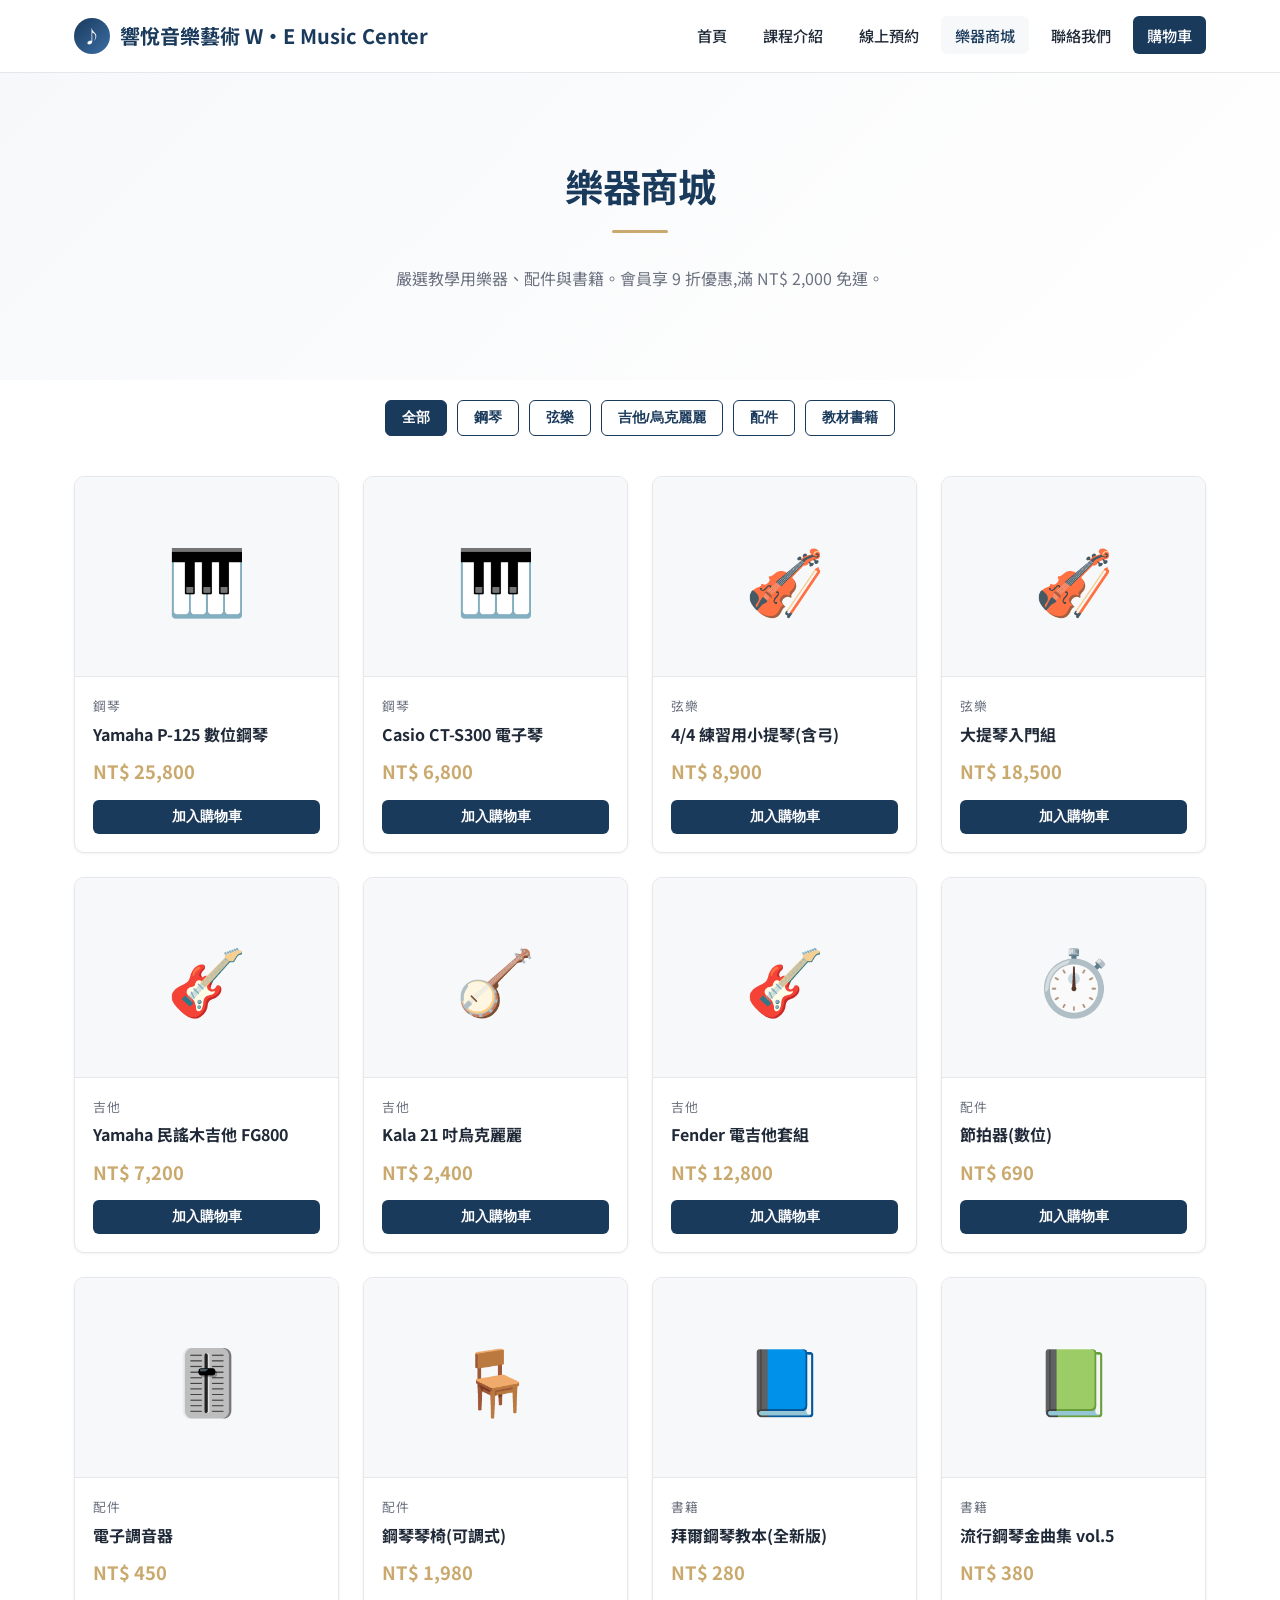
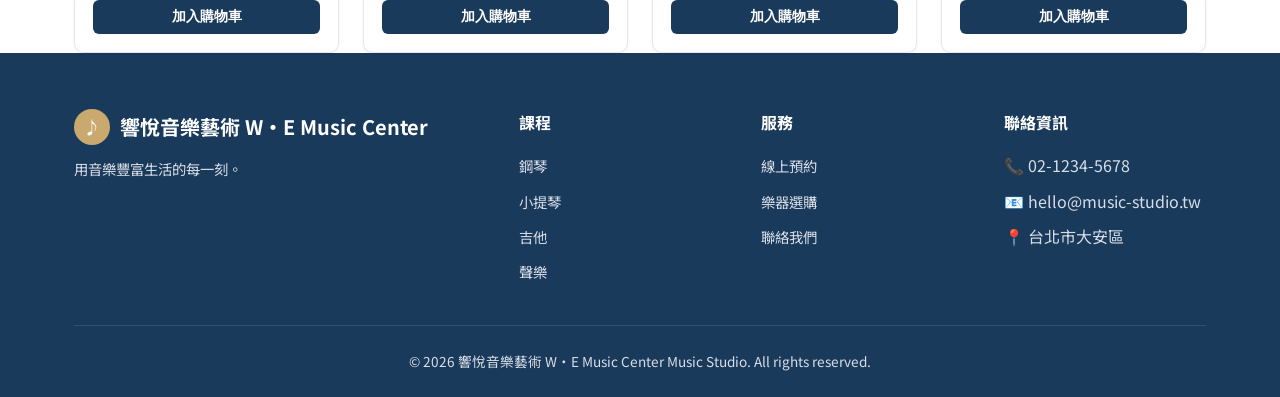
<file: shop.html>
<!DOCTYPE html>
<html lang="zh-Hant">
<head>
<meta charset="UTF-8">
<meta name="viewport" content="width=device-width, initial-scale=1.0">
<title>樂器商城 | 響悅音樂藝術 W•E Music Center</title>
<link rel="preconnect" href="https://fonts.googleapis.com">
<link rel="preconnect" href="https://fonts.gstatic.com" crossorigin>
<link href="https://fonts.googleapis.com/css2?family=Noto+Sans+TC:wght@400;500;600;700;800&display=swap" rel="stylesheet">
<link rel="stylesheet" href="assets/css/styles.css">
</head>
<body>

<nav class="navbar">
  <div class="nav-inner">
    <a href="index.html" class="brand"><span class="brand-icon">♪</span><span>響悅音樂藝術 W•E Music Center</span></a>
    <button class="menu-toggle" aria-label="選單">☰</button>
    <ul class="nav-links">
      <li><a href="index.html">首頁</a></li>
      <li><a href="courses.html">課程介紹</a></li>
      <li><a href="schedule.html">線上預約</a></li>
      <li><a href="shop.html">樂器商城</a></li>
      <li><a href="contact.html">聯絡我們</a></li>
      <li><a href="checkout.html" class="cart-btn">購物車<span class="cart-count">0</span></a></li>
    </ul>
  </div>
</nav>

<section style="background: linear-gradient(135deg,#f7f8fa,#fff); padding: 80px 0 40px;">
  <div class="container" style="text-align:center;">
    <h1 class="section-title" style="font-size:2.4rem;">樂器商城</h1>
    <div class="divider"></div>
    <p class="section-sub">嚴選教學用樂器、配件與書籍。會員享 9 折優惠,滿 NT$ 2,000 免運。</p>
  </div>
</section>

<!-- 分類篩選 -->
<section style="padding-top: 20px; padding-bottom: 0;">
  <div class="container">
    <div style="display:flex; gap: 10px; flex-wrap: wrap; justify-content: center; margin-bottom: 40px;" id="filterBar">
      <button class="btn btn-outline btn-sm filter-btn active" data-cat="all">全部</button>
      <button class="btn btn-outline btn-sm filter-btn" data-cat="鋼琴">鋼琴</button>
      <button class="btn btn-outline btn-sm filter-btn" data-cat="弦樂">弦樂</button>
      <button class="btn btn-outline btn-sm filter-btn" data-cat="吉他">吉他/烏克麗麗</button>
      <button class="btn btn-outline btn-sm filter-btn" data-cat="配件">配件</button>
      <button class="btn btn-outline btn-sm filter-btn" data-cat="書籍">教材書籍</button>
    </div>
    <div class="grid grid-4" id="productGrid"></div>
  </div>
</section>

<footer>
  <div class="container">
    <div class="footer-grid">
      <div>
        <div class="brand" style="color:#fff; margin-bottom:12px;">
          <span class="brand-icon" style="background: var(--accent);">♪</span>
          <span>響悅音樂藝術 W•E Music Center</span>
        </div>
        <p style="font-size:.9rem;">用音樂豐富生活的每一刻。</p>
      </div>
      <div><h4>課程</h4><ul><li><a href="courses.html">鋼琴</a></li><li><a href="courses.html">小提琴</a></li><li><a href="courses.html">吉他</a></li><li><a href="courses.html">聲樂</a></li></ul></div>
      <div><h4>服務</h4><ul><li><a href="schedule.html">線上預約</a></li><li><a href="shop.html">樂器選購</a></li><li><a href="contact.html">聯絡我們</a></li></ul></div>
      <div><h4>聯絡資訊</h4><ul><li>📞 02-1234-5678</li><li>📧 hello@music-studio.tw</li><li>📍 台北市大安區</li></ul></div>
    </div>
    <div class="copyright">© 2026 響悅音樂藝術 W•E Music Center Music Studio. All rights reserved.</div>
  </div>
</footer>

<script src="assets/js/main.js"></script>
<script>
const PRODUCTS = [
  { id: 'p001', name: 'Yamaha P-125 數位鋼琴', cat: '鋼琴',  price: 25800, icon: '🎹' },
  { id: 'p002', name: 'Casio CT-S300 電子琴',   cat: '鋼琴',  price: 6800,  icon: '🎹' },
  { id: 'p003', name: '4/4 練習用小提琴(含弓)',cat: '弦樂',  price: 8900,  icon: '🎻' },
  { id: 'p004', name: '大提琴入門組',            cat: '弦樂',  price: 18500, icon: '🎻' },
  { id: 'p005', name: 'Yamaha 民謠木吉他 FG800', cat: '吉他',  price: 7200,  icon: '🎸' },
  { id: 'p006', name: 'Kala 21 吋烏克麗麗',     cat: '吉他',  price: 2400,  icon: '🪕' },
  { id: 'p007', name: 'Fender 電吉他套組',       cat: '吉他',  price: 12800, icon: '🎸' },
  { id: 'p008', name: '節拍器(數位)',          cat: '配件',  price: 690,   icon: '⏱️' },
  { id: 'p009', name: '電子調音器',              cat: '配件',  price: 450,   icon: '🎚️' },
  { id: 'p010', name: '鋼琴琴椅(可調式)',      cat: '配件',  price: 1980,  icon: '🪑' },
  { id: 'p011', name: '拜爾鋼琴教本(全新版)',  cat: '書籍',  price: 280,   icon: '📘' },
  { id: 'p012', name: '流行鋼琴金曲集 vol.5',    cat: '書籍',  price: 380,   icon: '📗' },
];

const grid = document.getElementById('productGrid');

function render(cat) {
  grid.innerHTML = '';
  const list = cat === 'all' ? PRODUCTS : PRODUCTS.filter(p => p.cat === cat);
  list.forEach(p => {
    const el = document.createElement('div');
    el.className = 'product-card';
    el.innerHTML = `
      <div class="product-img">${p.icon}</div>
      <div class="product-body">
        <div class="product-cat">${p.cat}</div>
        <h4>${p.name}</h4>
        <div class="product-price">NT$ ${p.price.toLocaleString()}</div>
        <button class="btn btn-primary btn-sm btn-block" data-id="${p.id}">加入購物車</button>
      </div>`;
    el.querySelector('button').addEventListener('click', () => {
      window.MT.addToCart({ id: p.id, name: p.name, price: p.price, icon: p.icon });
    });
    grid.appendChild(el);
  });
  if (list.length === 0) {
    grid.innerHTML = `<div style="grid-column: 1/-1; text-align:center; color: var(--text-soft); padding: 40px;">此分類暫無商品</div>`;
  }
}
render('all');

document.getElementById('filterBar').addEventListener('click', e => {
  const btn = e.target.closest('.filter-btn');
  if (!btn) return;
  document.querySelectorAll('.filter-btn').forEach(b => b.classList.remove('active'));
  btn.classList.add('active');
  render(btn.dataset.cat);
});
</script>
<style>
  .filter-btn.active { background: var(--primary); color: #fff; }
</style>
</body>
</html>
</file>
<file: assets/css/styles.css>
/* ===== 基本重置與字型 ===== */
* { margin: 0; padding: 0; box-sizing: border-box; }
:root {
  --primary: #1a3a5c;       /* 深藍 */
  --primary-light: #3b6ea5;
  --accent: #c9a96e;        /* 香檳金 */
  --bg: #ffffff;
  --bg-soft: #f7f8fa;
  --text: #1f2937;
  --text-soft: #6b7280;
  --border: #e5e7eb;
  --success: #10b981;
  --danger: #ef4444;
  --line-green: #06c755;    /* LINE 官方綠 */
  --shadow-sm: 0 1px 3px rgba(0,0,0,.06);
  --shadow-md: 0 6px 18px rgba(0,0,0,.08);
  --radius: 10px;
  --container: 1180px;
}

html { scroll-behavior: smooth; }
body {
  font-family: 'Noto Sans TC', 'PingFang TC', 'Microsoft JhengHei', sans-serif;
  color: var(--text);
  background: var(--bg);
  line-height: 1.7;
  font-size: 16px;
}

img { max-width: 100%; display: block; }
a { color: var(--primary); text-decoration: none; transition: color .2s; }
a:hover { color: var(--accent); }

.container { max-width: var(--container); margin: 0 auto; padding: 0 24px; }

/* ===== 導覽列 ===== */
.navbar {
  position: sticky; top: 0; z-index: 100;
  background: rgba(255,255,255,.95);
  backdrop-filter: blur(8px);
  border-bottom: 1px solid var(--border);
}
.nav-inner {
  display: flex; justify-content: space-between; align-items: center;
  height: 72px; max-width: var(--container); margin: 0 auto; padding: 0 24px;
}
.brand {
  display: flex; align-items: center; gap: 10px;
  font-size: 1.25rem; font-weight: 700; color: var(--primary);
}
.brand-icon {
  width: 36px; height: 36px; border-radius: 50%;
  background: linear-gradient(135deg, var(--primary), var(--primary-light));
  display: grid; place-items: center; color: #fff; font-size: 1.1rem;
}
.nav-links { display: flex; gap: 8px; list-style: none; align-items: center; }
.nav-links a {
  padding: 8px 14px; border-radius: 6px; color: var(--text);
  font-weight: 500; font-size: .95rem;
}
.nav-links a:hover, .nav-links a.active {
  background: var(--bg-soft); color: var(--primary);
}
.cart-btn {
  position: relative; padding: 8px 16px; background: var(--primary);
  color: #fff !important; border-radius: 6px; font-weight: 500;
}
.cart-btn:hover { background: var(--primary-light); color: #fff !important; }
.cart-count {
  position: absolute; top: -6px; right: -6px;
  background: var(--accent); color: #fff;
  width: 20px; height: 20px; border-radius: 50%;
  font-size: .75rem; display: grid; place-items: center; font-weight: 700;
}
.menu-toggle { display: none; background: none; border: 0; font-size: 1.5rem; cursor: pointer; color: var(--primary); }

/* ===== 通用區塊 ===== */
section { padding: 80px 0; }
.section-title {
  font-size: 2rem; color: var(--primary); margin-bottom: 12px;
  text-align: center; font-weight: 700; letter-spacing: -.5px;
}
.section-sub {
  text-align: center; color: var(--text-soft);
  max-width: 640px; margin: 0 auto 48px;
}
.divider { width: 56px; height: 3px; background: var(--accent); margin: 0 auto 32px; border-radius: 2px; }

/* ===== 按鈕 ===== */
.btn {
  display: inline-flex; align-items: center; gap: 8px;
  padding: 12px 28px; border-radius: 6px; border: 0;
  font-weight: 600; font-size: .95rem; cursor: pointer;
  transition: all .2s; text-decoration: none;
}
.btn-primary {
  background: var(--primary); color: #fff;
}
.btn-primary:hover { background: var(--primary-light); color: #fff; transform: translateY(-1px); box-shadow: var(--shadow-md); }
.btn-outline {
  background: transparent; border: 1.5px solid var(--primary); color: var(--primary);
}
.btn-outline:hover { background: var(--primary); color: #fff; }
.btn-line {
  background: var(--line-green); color: #fff;
}
.btn-line:hover { background: #05a847; color: #fff; transform: translateY(-1px); box-shadow: var(--shadow-md); }
.btn-block { width: 100%; justify-content: center; }
.btn-sm { padding: 8px 16px; font-size: .85rem; }

/* ===== Hero ===== */
.hero {
  background: linear-gradient(135deg, #f7f8fa 0%, #ffffff 50%, #f0f4f8 100%);
  padding: 100px 0 80px;
}
.hero-inner {
  display: grid; grid-template-columns: 1.1fr 1fr; gap: 60px; align-items: center;
}
.hero h1 {
  font-size: 3rem; line-height: 1.2; color: var(--primary);
  margin-bottom: 20px; font-weight: 800; letter-spacing: -1px;
}
.hero p { font-size: 1.15rem; color: var(--text-soft); margin-bottom: 32px; }
.hero-actions { display: flex; gap: 14px; flex-wrap: wrap; }
.hero-img {
  border-radius: var(--radius); overflow: hidden;
  box-shadow: var(--shadow-md); aspect-ratio: 4/3;
  background: linear-gradient(135deg, var(--primary), var(--primary-light));
  display: grid; place-items: center; color: #fff; font-size: 5rem;
}

/* ===== Cards ===== */
.grid { display: grid; gap: 24px; }
.grid-2 { grid-template-columns: repeat(2, 1fr); }
.grid-3 { grid-template-columns: repeat(3, 1fr); }
.grid-4 { grid-template-columns: repeat(4, 1fr); }

.card {
  background: #fff; border: 1px solid var(--border);
  border-radius: var(--radius); padding: 28px;
  transition: all .25s; box-shadow: var(--shadow-sm);
}
.card:hover { transform: translateY(-3px); box-shadow: var(--shadow-md); border-color: var(--accent); }
.card-icon {
  width: 56px; height: 56px; border-radius: 12px;
  background: var(--bg-soft); display: grid; place-items: center;
  font-size: 1.6rem; margin-bottom: 18px; color: var(--primary);
}
.card h3 { color: var(--primary); margin-bottom: 10px; font-size: 1.2rem; }
.card p { color: var(--text-soft); font-size: .95rem; }

/* ===== 課程卡片 ===== */
.course-card {
  background: #fff; border: 1px solid var(--border);
  border-radius: var(--radius); overflow: hidden; box-shadow: var(--shadow-sm);
  transition: all .25s; display: flex; flex-direction: column;
}
.course-card:hover { transform: translateY(-4px); box-shadow: var(--shadow-md); }
.course-banner {
  height: 180px; background: linear-gradient(135deg, var(--primary), var(--primary-light));
  display: grid; place-items: center; color: #fff; font-size: 3.5rem;
}
.course-body { padding: 24px; flex: 1; display: flex; flex-direction: column; }
.course-body h3 { color: var(--primary); font-size: 1.3rem; margin-bottom: 8px; }
.course-meta { color: var(--text-soft); font-size: .9rem; margin-bottom: 14px; }
.course-features { list-style: none; margin-bottom: 18px; }
.course-features li { padding: 4px 0; color: var(--text); font-size: .92rem; }
.course-features li::before { content: "✓"; color: var(--success); font-weight: 700; margin-right: 8px; }
.course-price {
  font-size: 1.4rem; font-weight: 700; color: var(--accent);
  margin-bottom: 16px;
}
.course-price small { font-size: .85rem; color: var(--text-soft); font-weight: 400; }

/* ===== 商品卡 ===== */
.product-card {
  background: #fff; border: 1px solid var(--border);
  border-radius: var(--radius); overflow: hidden; box-shadow: var(--shadow-sm);
  transition: all .25s;
}
.product-card:hover { transform: translateY(-3px); box-shadow: var(--shadow-md); }
.product-img {
  height: 200px; background: var(--bg-soft);
  display: grid; place-items: center; font-size: 4rem; color: var(--primary);
  border-bottom: 1px solid var(--border);
}
.product-body { padding: 18px; }
.product-cat { color: var(--text-soft); font-size: .8rem; text-transform: uppercase; letter-spacing: 1px; }
.product-body h4 { color: var(--text); margin: 4px 0 8px; font-size: 1rem; }
.product-price { color: var(--accent); font-weight: 700; font-size: 1.15rem; margin-bottom: 12px; }

/* ===== Forms ===== */
.form-group { margin-bottom: 18px; }
.form-group label { display: block; font-weight: 500; margin-bottom: 6px; color: var(--text); font-size: .9rem; }
.form-control {
  width: 100%; padding: 11px 14px; border: 1px solid var(--border);
  border-radius: 6px; font-size: .95rem; font-family: inherit;
  transition: border-color .15s; background: #fff;
}
.form-control:focus { outline: none; border-color: var(--primary); box-shadow: 0 0 0 3px rgba(26,58,92,.08); }
textarea.form-control { resize: vertical; min-height: 110px; }

/* ===== Footer ===== */
footer {
  background: var(--primary); color: #d8dee7; padding: 56px 0 24px;
}
.footer-grid {
  display: grid; grid-template-columns: 2fr 1fr 1fr 1fr; gap: 40px; margin-bottom: 32px;
}
footer h4 { color: #fff; margin-bottom: 16px; font-size: 1rem; }
footer ul { list-style: none; }
footer ul li { margin-bottom: 8px; }
footer a { color: #d8dee7; font-size: .9rem; }
footer a:hover { color: var(--accent); }
.social { display: flex; gap: 12px; margin-top: 14px; }
.social a {
  width: 36px; height: 36px; border-radius: 50%;
  background: rgba(255,255,255,.1); display: grid; place-items: center;
}
.social a:hover { background: var(--accent); }
.copyright {
  text-align: center; padding-top: 24px;
  border-top: 1px solid rgba(255,255,255,.1); font-size: .85rem;
}

/* ===== Scheduling ===== */
.schedule-wrap {
  display: grid; grid-template-columns: 1fr 1fr; gap: 32px;
}
.calendar {
  background: #fff; border: 1px solid var(--border);
  border-radius: var(--radius); padding: 24px;
}
.cal-header { display: flex; justify-content: space-between; align-items: center; margin-bottom: 16px; }
.cal-header h3 { color: var(--primary); }
.cal-nav { display: flex; gap: 6px; }
.cal-nav button { background: var(--bg-soft); border: 1px solid var(--border); padding: 6px 12px; border-radius: 6px; cursor: pointer; }
.cal-nav button:hover { background: var(--primary); color: #fff; border-color: var(--primary); }
.cal-grid { display: grid; grid-template-columns: repeat(7, 1fr); gap: 4px; }
.cal-grid .dow { font-size: .8rem; text-align: center; padding: 6px 0; color: var(--text-soft); font-weight: 600; }
.cal-day {
  aspect-ratio: 1; display: grid; place-items: center;
  border: 1px solid transparent; border-radius: 6px; cursor: pointer;
  font-size: .92rem; transition: all .15s;
}
.cal-day.empty { cursor: default; }
.cal-day.available:hover { background: var(--bg-soft); border-color: var(--primary-light); }
.cal-day.selected { background: var(--primary); color: #fff; font-weight: 700; }
.cal-day.disabled { color: #d1d5db; cursor: not-allowed; }

.time-slots { background: #fff; border: 1px solid var(--border); border-radius: var(--radius); padding: 24px; }
.time-slots h3 { color: var(--primary); margin-bottom: 14px; }
.slot-grid { display: grid; grid-template-columns: repeat(3, 1fr); gap: 10px; margin-bottom: 22px; }
.slot {
  padding: 10px; text-align: center; border: 1px solid var(--border);
  border-radius: 6px; cursor: pointer; font-size: .9rem; transition: all .15s; background: #fff;
}
.slot:hover { border-color: var(--primary); }
.slot.selected { background: var(--primary); color: #fff; border-color: var(--primary); }
.slot.taken { background: var(--bg-soft); color: #d1d5db; cursor: not-allowed; text-decoration: line-through; }

/* ===== Cart Page / Checkout ===== */
.checkout-wrap { display: grid; grid-template-columns: 1.5fr 1fr; gap: 32px; }
.cart-list { background: #fff; border: 1px solid var(--border); border-radius: var(--radius); padding: 24px; }
.cart-item {
  display: grid; grid-template-columns: 60px 1fr auto auto;
  gap: 16px; align-items: center; padding: 14px 0; border-bottom: 1px solid var(--border);
}
.cart-item:last-child { border-bottom: 0; }
.cart-item-img {
  width: 60px; height: 60px; background: var(--bg-soft);
  border-radius: 8px; display: grid; place-items: center; font-size: 1.5rem; color: var(--primary);
}
.qty-control { display: inline-flex; align-items: center; border: 1px solid var(--border); border-radius: 6px; }
.qty-control button { background: none; border: 0; width: 28px; height: 28px; cursor: pointer; font-size: 1rem; }
.qty-control button:hover { background: var(--bg-soft); }
.qty-control span { padding: 0 10px; min-width: 30px; text-align: center; }
.cart-empty { text-align: center; padding: 40px 0; color: var(--text-soft); }
.summary {
  background: #fff; border: 1px solid var(--border); border-radius: var(--radius);
  padding: 24px; height: fit-content; position: sticky; top: 90px;
}
.summary h3 { color: var(--primary); margin-bottom: 14px; }
.summary-row { display: flex; justify-content: space-between; padding: 8px 0; }
.summary-total {
  display: flex; justify-content: space-between;
  padding: 14px 0; margin: 10px 0; border-top: 2px solid var(--border);
  font-weight: 700; color: var(--primary); font-size: 1.15rem;
}
.payment-methods { display: grid; gap: 10px; margin: 20px 0 14px; }
.pay-option {
  display: flex; align-items: center; gap: 12px;
  padding: 14px; border: 1.5px solid var(--border); border-radius: 8px; cursor: pointer; transition: all .15s;
}
.pay-option:hover { border-color: var(--primary); }
.pay-option.selected { border-color: var(--primary); background: rgba(26,58,92,.04); }
.pay-option input { margin: 0; }
.pay-icon { width: 40px; height: 30px; border-radius: 4px; display: grid; place-items: center; color: #fff; font-weight: 700; font-size: .75rem; }
.pay-icon.line { background: var(--line-green); }
.pay-icon.card { background: linear-gradient(135deg, #4a5568, #2d3748); }

/* ===== Toast ===== */
.toast {
  position: fixed; bottom: 24px; right: 24px;
  background: var(--primary); color: #fff;
  padding: 14px 22px; border-radius: 8px;
  box-shadow: var(--shadow-md); transform: translateY(120%);
  transition: transform .3s; z-index: 999; font-size: .95rem;
}
.toast.show { transform: translateY(0); }
.toast.success { background: var(--success); }
.toast.danger { background: var(--danger); }

/* ===== Modal ===== */
.modal-bg {
  position: fixed; inset: 0; background: rgba(0,0,0,.5);
  display: none; place-items: center; z-index: 200; padding: 20px;
}
.modal-bg.show { display: grid; }
.modal {
  background: #fff; border-radius: var(--radius); padding: 32px;
  max-width: 480px; width: 100%; box-shadow: var(--shadow-md);
  text-align: center;
}
.modal h2 { color: var(--primary); margin-bottom: 12px; }
.modal-icon { font-size: 4rem; margin-bottom: 12px; }

/* ===== Responsive ===== */
@media (max-width: 900px) {
  .hero-inner { grid-template-columns: 1fr; gap: 40px; text-align: center; }
  .hero h1 { font-size: 2.2rem; }
  .grid-3, .grid-4 { grid-template-columns: repeat(2, 1fr); }
  .footer-grid { grid-template-columns: 1fr 1fr; }
  .schedule-wrap, .checkout-wrap { grid-template-columns: 1fr; }
  .summary { position: static; }
}
@media (max-width: 640px) {
  section { padding: 56px 0; }
  .section-title { font-size: 1.6rem; }
  .hero h1 { font-size: 1.85rem; }
  .grid-2, .grid-3, .grid-4 { grid-template-columns: 1fr; }
  .footer-grid { grid-template-columns: 1fr; }
  .nav-links {
    display: none; position: absolute; top: 72px; left: 0; right: 0;
    background: #fff; flex-direction: column; padding: 16px 24px;
    border-bottom: 1px solid var(--border); box-shadow: var(--shadow-sm);
  }
  .nav-links.open { display: flex; }
  .menu-toggle { display: block; }
  .slot-grid { grid-template-columns: repeat(2, 1fr); }
}
</file>
